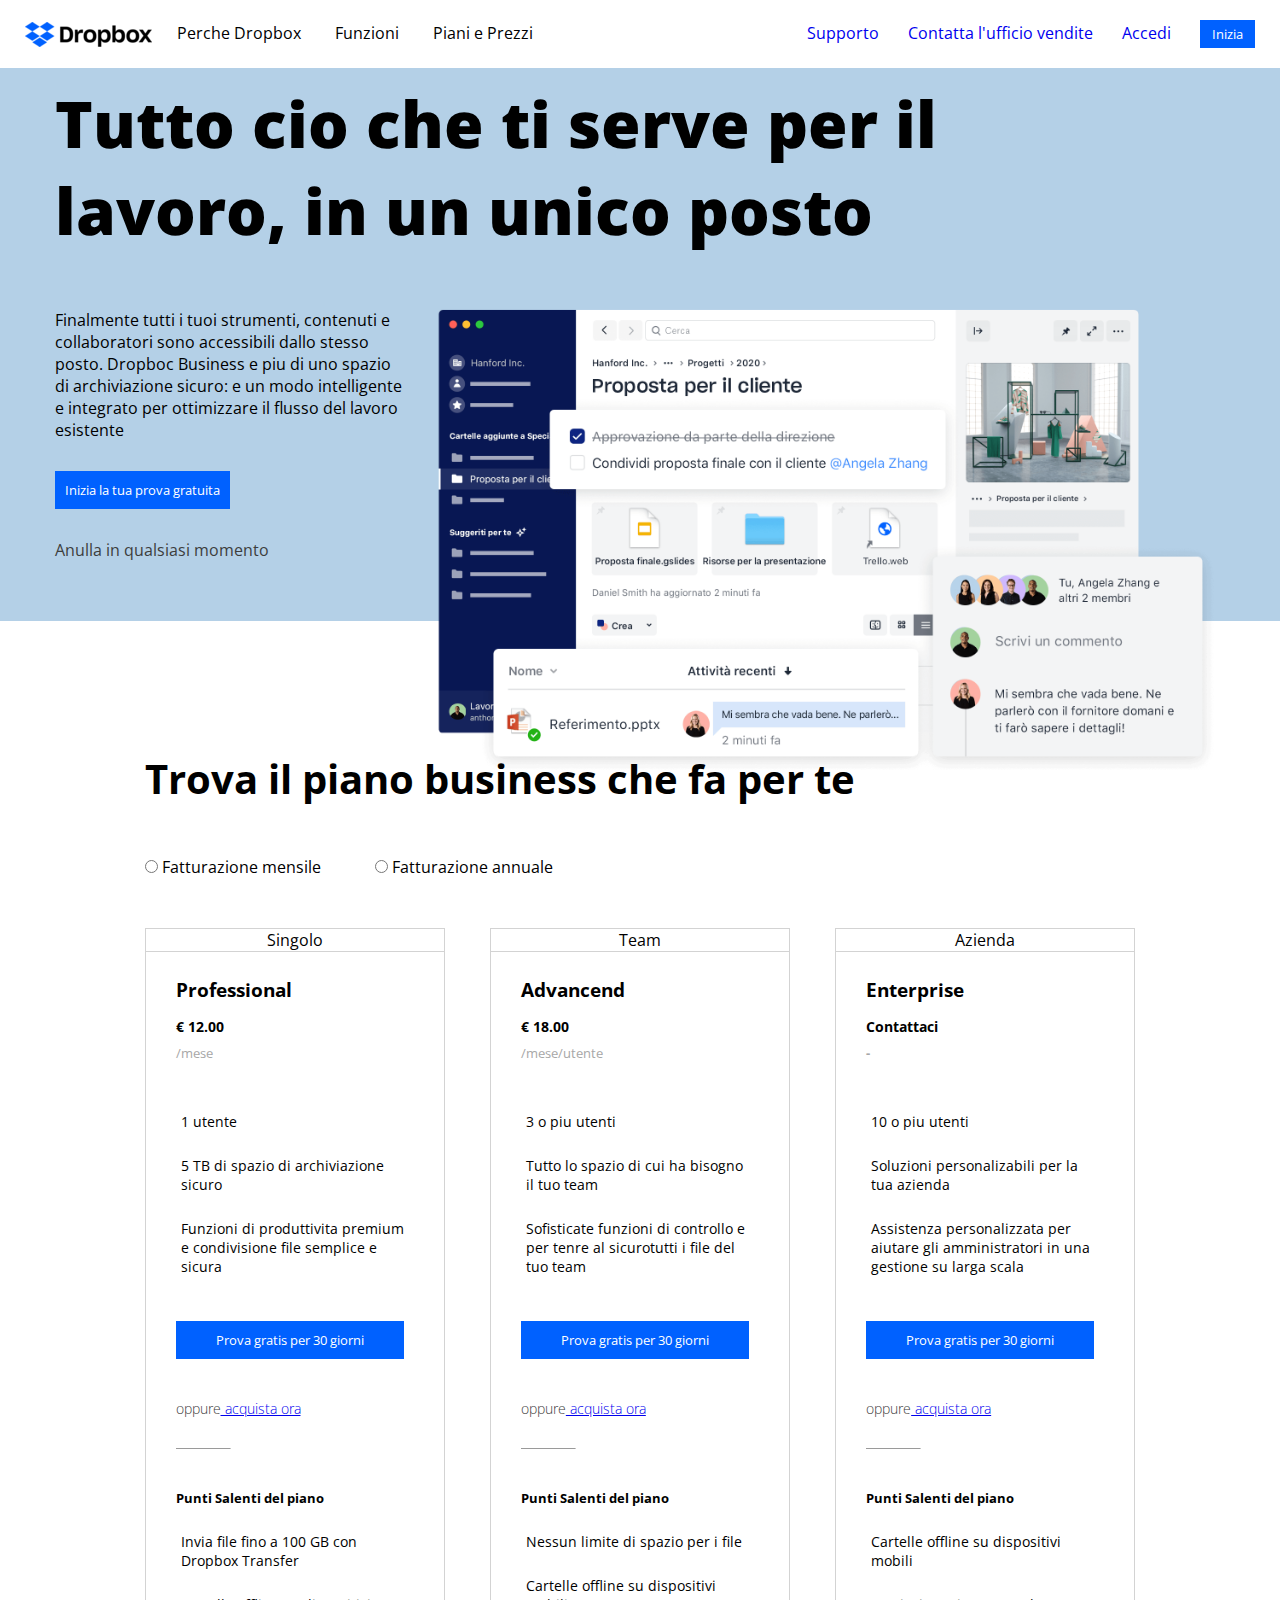
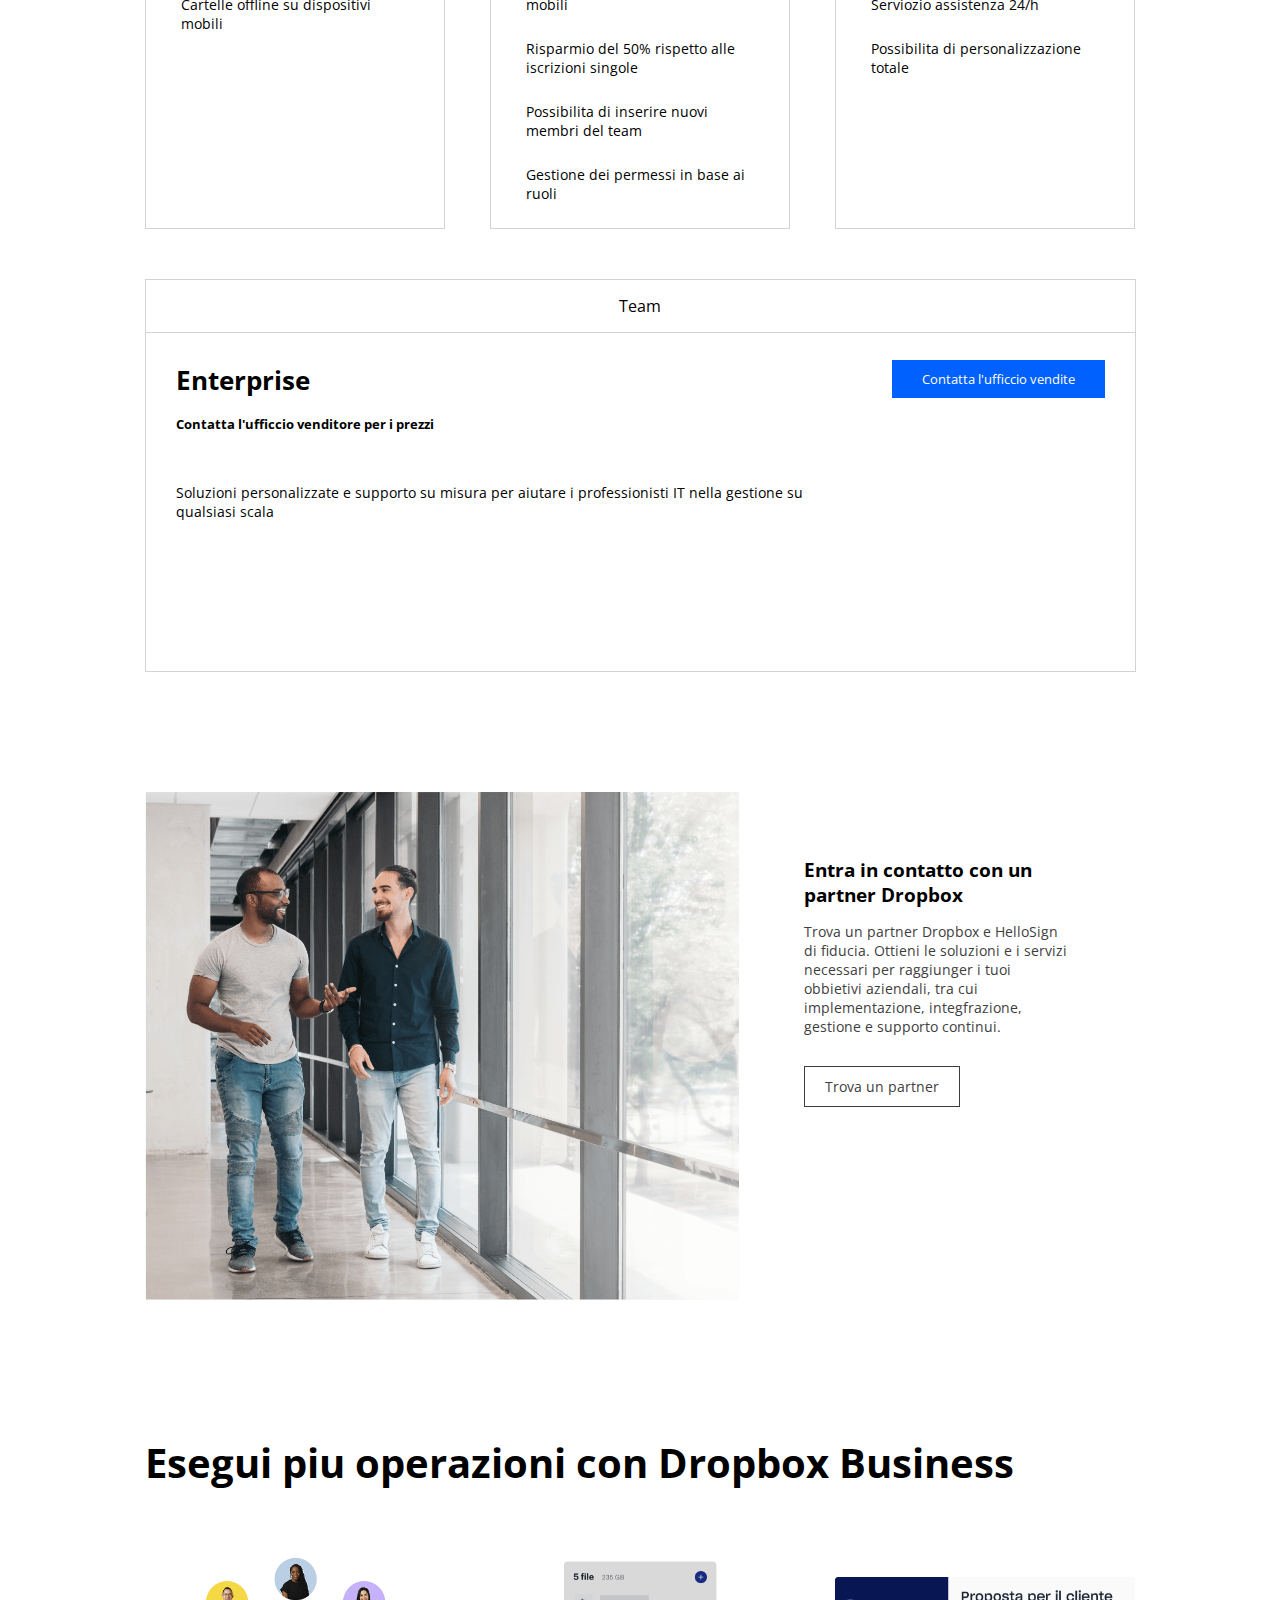
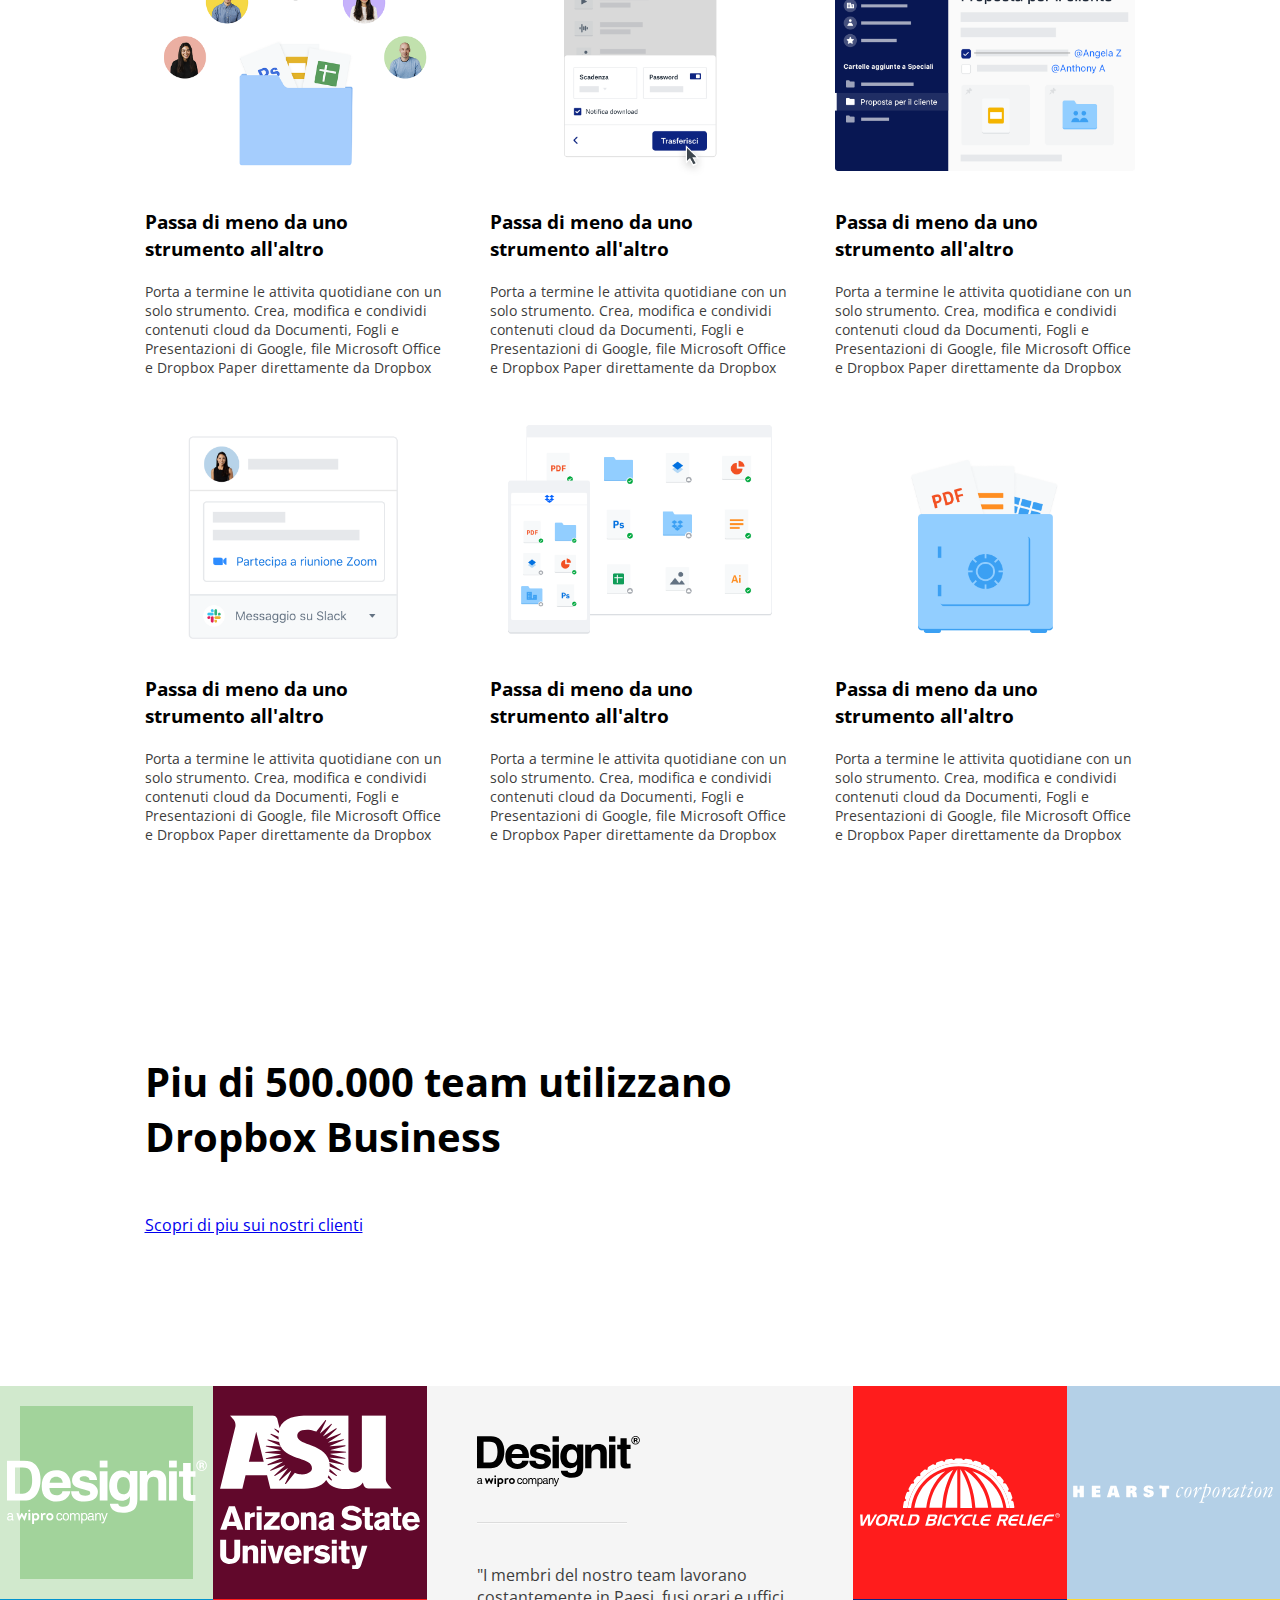
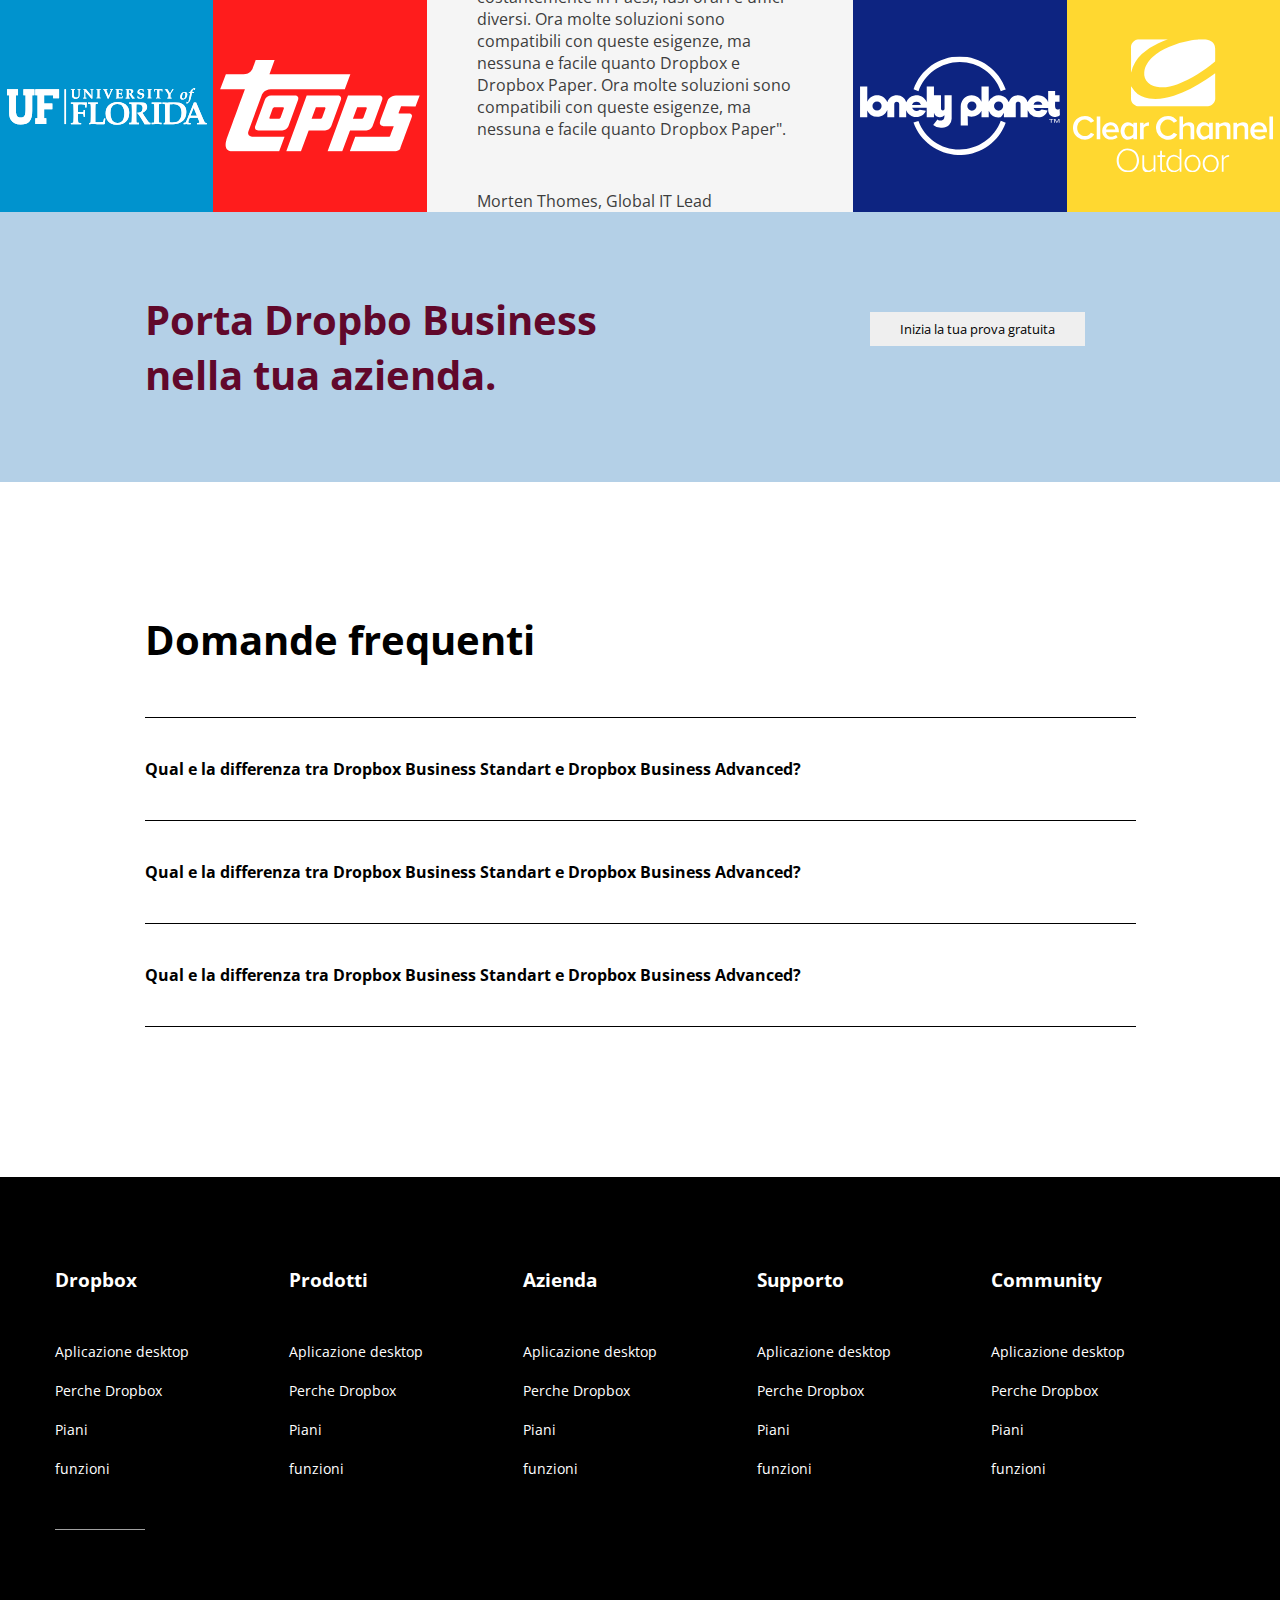
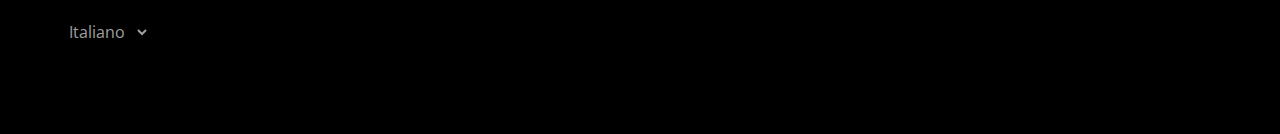
<file: index.html>
<!DOCTYPE html>
<html lang="it">
<head>
    <meta charset="UTF-8">
    <meta http-equiv="X-UA-Compatible" content="IE=edge">
    <meta name="viewport" content="width=device-width, initial-scale=1.0">
    <link rel="stylesheet" href="https://cdnjs.cloudflare.com/ajax/libs/font-awesome/6.4.0/css/all.min.css" integrity="sha512-iecdLmaskl7CVkqkXNQ/ZH/XLlvWZOJyj7Yy7tcenmpD1ypASozpmT/E0iPtmFIB46ZmdtAc9eNBvH0H/ZpiBw==" crossorigin="anonymous" referrerpolicy="no-referrer">
    <link rel="preconnect" href="https://fonts.googleapis.com">
    <link rel="preconnect" href="https://fonts.gstatic.com" crossorigin>
    <link href="https://fonts.googleapis.com/css2?family=Open+Sans:wght@300;400;500;600;700;800&display=swap" rel="stylesheet">
    <link rel="stylesheet" href="./css/syle.css">
    <title>Dropbox</title>
</head>
<body>
    <!-- header -->
    <header>
        <!-- first part header -->
        <div class="row-navi">
            <div class="col-navi">
                <div class="content-navi">
                    <div class="content-left">
                        <img src="./img/logo-small.png" alt="logo-dropbox" class="logo">
                        <div class="navi-choice-left">
                            <a href="#" class="menu-left">Perche Dropbox</a>
                            <a href="#" class="menu-left">Funzioni</a>
                            <a href="#" class="menu-left">Piani e Prezzi</a>
                        </div> 
                    </div>
                    <div class="content-right">
                        <div class="navi-choice-right">
                            <a href="#" class="menu-right">Supporto</a>
                            <a href="#" class="menu-right">Contatta l'ufficio vendite</a>
                            <a href="#" class="menu-right">Accedi</a>
                            <button class="btn btn-header">Inizia</button>
                        </div>
                    </div>
                </div>
            </div>
        </div>
        <!-- second part header -->
        <div class="jumbotron-header">
           <div class="container-1170">
               <h1>Tutto cio che ti serve per il <br> lavoro, in un unico posto</h1>
                <div class="row">
                    <div class="col-30-jumbo">
                        <p>Finalmente tutti i tuoi strumenti, contenuti e collaboratori sono accessibili dallo stesso posto. Dropboc Business e piu di uno spazio di archiviazione sicuro: e un modo intelligente e integrato per ottimizzare il flusso del lavoro esistente</p>
                        <button class="btn btn-jumbotron">Inizia la tua prova gratuita</button>
                        <span>Anulla in qualsiasi momento</span>
                        <div class="down-arrow">
                            <i class="fa-solid fa-arrow-down"></i>
                        </div>
                    </div>
                    <div class="col-70-jumbo">
                        <div class="image-container">
                            <img src="./img/jumbo.png" alt="jumbotron-img" class="jumbotron-img">
                        </div>
                    </div>
                </div>
            </div>
        </div>
    </header>
    <!-- maim -->
    <main>
        <div class="container-991">
            <h2>Trova il piano business che fa per te</h2>
            <!-- radio form -->
            <form action="#">
                <div class="radio-check">
                    <input type="radio" value="fatturazione-mensile" id="fatturazione-mensile" name="contability">
                    <label for="fatturazione-mensile">Fatturazione mensile</label>
                    <input type="radio" value="fatturazione-mensile" id="fatturazione-annuale" name="contability">
                    <label for="fatturazione-annuale">Fatturazione annuale</label>
                </div>
            </form>
            <!-- end radio form -->
            <div class="container-991">
                <div class="row row-specs">
                    <!-- FIRST COL -->
                    <div class="col-30 col-30-boreder">
                        <div class="col-30-content">
                            <div class="subsciprion-plan">
                                <div><i class="fa-solid fa-user"></i> Singolo</div>
                            </div>
                            <div class="specs">
                                <h3>Professional</h3>
                                <div class="price"><strong>&euro; 12.00</strong></div>
                                <div class="period">/mese</div>
                                <ul>
                                    <li class="list-items"><div class="icon"><i class="fa-solid fa-user"></i></div><div class="text-user-share"> 1 utente</div></li>
                                    <li class="list-items"><div class="icon"><i class="fa-solid fa-folder"></i></div><div class="text-user-share">5 TB di spazio di archiviazione sicuro</div></li>
                                    <li class="list-items"><div class="icon"><i class="fa-solid fa-share-nodes"></i></div><div class="text-user-share">Funzioni di produttivita premium e condivisione file semplice e sicura</div></li>
                                </ul>
                                <button class="btn btn-try-period">Prova gratis per 30 giorni</button>
                                <span class="user-share">oppure<a href="#"> acquista ora</a></span>
                                <hr>
                                <h5>Punti Salenti del piano</h5>
                                <ul>
                                    <li class="list-items"><div class="icon"><i class="fa-solid fa-check"></i></div><div class="text-user-share">Invia file fino a 100 GB con Dropbox Transfer</div></li>
                                    <li class="list-items"><div class="icon"><i class="fa-solid fa-check"></i></div><div class="text-user-share">Cartelle offline su dispositivi mobili</div></li>
                                </ul>
                            </div>
                        </div>
                    </div>
                    <!-- SECOND COL -->
                    <div class="col-30 col-30-boreder">
                        <div class="col-30-content">
                            <div class="subsciprion-plan">
                                <div><i class="fa-solid fa-users"></i> Team</div>
                            </div>
                            <div class="specs">
                                <h3>Advancend</h3>
                                <div class="price"><strong>&euro; 18.00</strong></div>
                                <div class="period">/mese/utente</div>
                                <ul>
                                    <li class="list-items"><div class="icon"><i class="fa-solid fa-users"></i></div><div class="text-user-share"> 3 o piu utenti</div></li>
                                    <li class="list-items"><div class="icon"><i class="fa-solid fa-folder"></i></div><div class="text-user-share">Tutto lo spazio di cui ha bisogno il tuo team</div></li>
                                    <li class="list-items"><div class="icon"><i class="fa-solid fa-share-nodes"></i></div><div class="text-user-share"> Sofisticate funzioni di controllo e per tenre al sicurotutti i file del tuo team</div></li>
                                </ul>
                                <button class="btn btn-try-period">Prova gratis per 30 giorni</button>
                                <span class="user-share">oppure<a href="#"> acquista ora</a></span>
                                <hr>
                                <h5>Punti Salenti del piano</h5>
                                <ul>
                                    <li class="list-items"><div class="icon"><i class="fa-solid fa-check"></i></div><div class="text-user-share"> Nessun limite di spazio per i file</div></li>
                                    <li class="list-items"><div class="icon"><i class="fa-solid fa-check"></i></div><div class="text-user-share"> Cartelle offline su dispositivi mobili</div></li>
                                    <li class="list-items"><div class="icon"><i class="fa-solid fa-check"></i></div><div class="text-user-share"> Risparmio del 50% rispetto alle iscrizioni singole</div></li>
                                    <li class="list-items"><div class="icon"><i class="fa-solid fa-check"></i></div><div class="text-user-share"> Possibilita di inserire nuovi membri del team</div></li>
                                    <li class="list-items"><div class="icon"><i class="fa-solid fa-check"></i></div><div class="text-user-share"> Gestione dei permessi in base ai ruoli</div></li>
                                </ul>
                            </div>
                        </div>
                    </div>
                    <!-- THIRD COL -->
                    <div class="col-30 col-30-boreder">
                        <div class="col-30-content">
                            <div class="subsciprion-plan">
                                <div><i class="fa-solid fa-building"></i> Azienda</div>
                            </div>
                            <div class="specs">
                                <h3>Enterprise</h3>
                                <div class="price"><strong>Contattaci</strong></div>
                                <div class="period"><strong>-</strong></div>
                                <ul>
                                    <li class="list-items"><div class="icon"><i class="fa-solid fa-user"></i></div><div class="text-user-share"> 10 o piu utenti</div></li>
                                    <li class="list-items"><div class="icon"><i class="fa-solid fa-folder"></i></div><div class="text-user-share">Soluzioni personalizabili per la tua azienda</div></li>
                                    <li class="list-items"><div class="icon"><i class="fa-solid fa-share-nodes"></i></div><div class="text-user-share">Assistenza personalizzata per aiutare gli amministratori in una gestione su larga scala</div></li>
                                </ul>
                                <button class="btn btn-try-period">Prova gratis per 30 giorni</button>
                                <span class="user-share">oppure<a href="#"> acquista ora</a></span>
                                <hr>
                                <h5>Punti Salenti del piano</h5>
                                <ul>
                                    <li class="list-items"><div class="icon"><i class="fa-solid fa-check"></i></div><div class="text-user-share"> Cartelle offline su dispositivi mobili</div></li>
                                    <li class="list-items"><div class="icon"><i class="fa-solid fa-check"></i></div><div class="text-user-share"> Serviozio assistenza 24/h</div></li>
                                    <li class="list-items"><div class="icon"><i class="fa-solid fa-check"></i></div><div class="text-user-share"> Possibilita di personalizzazione totale</div></li>
                                </ul>
                            </div>
                        </div>
                    </div>
                    <!-- 100 col -->
                    <div class="col-100 col-100-border">
                        <div class="content-col-100">
                            <div class="subsciprion-plan ">
                                <div class="subsciprion-plan-col-100"><i class="fa-solid fa-building"></i> Team</div>
                            </div>
                            <div class="text-col-100">
                                <h3>Enterprise</h3>
                                <h5>Contatta l'ufficcio venditore per i prezzi</h5>
                                <p>Soluzioni personalizzate e supporto su misura per aiutare i professionisti IT nella gestione su qualsiasi scala</p>
                            </div>
                            <button class="btn btn-service">Contatta l'ufficcio vendite</button>
                        </div>
                    </div>
                </div>
            </div>
        </div>
        <!-- partner section -->
        <div class="container-991">             
            <div class="row row-60">
                <div class="col-60">
                    <img src="./img/partner.png" alt="partener">
                </div>
                <div class="col-40">
                    <div class="content-col-40">
                        <h3>Entra in contatto con un partner Dropbox</h3>
                        <p>Trova un partner Dropbox e HelloSign di fiducia. Ottieni le soluzioni e i servizi necessari per raggiunger i tuoi obbietivi aziendali, tra cui implementazione, integfrazione, gestione e supporto continui.</p>
                        <button class="btn-partner">Trova un partner</button>
                    </div>
                </div>
            </div>
        </div>
        <!-- second part main -->
        <div class="container-991">
            <h2>Esegui piu operazioni con Dropbox Business</h2>
            <div class="row">
                <div class="col-30">
                    <!-- first drop box business -->
                    <div class="content-col-30">
                        <img src="./img/business-feature-switching-tools.png" alt="">
                        <h4>Passa di meno da uno strumento all'altro</h4>
                        <p>Porta a termine le attivita quotidiane con un solo strumento. Crea, modifica e condividi contenuti cloud da Documenti, Fogli e Presentazioni di Google, file Microsoft Office e Dropbox Paper direttamente da Dropbox</p>
                    </div>
                </div>
                <div class="col-30">
                    <!-- second drop box business -->
                    <div class="content-col-30">
                        <img src="./img/business-feature-send-files-it.png" alt="">
                        <h4>Passa di meno da uno strumento all'altro</h4>
                        <p>Porta a termine le attivita quotidiane con un solo strumento. Crea, modifica e condividi contenuti cloud da Documenti, Fogli e Presentazioni di Google, file Microsoft Office e Dropbox Paper direttamente da Dropbox</p>
                    </div>
                </div>
                <div class="col-30">
                    <!-- third drop box business -->
                    <div class="content-col-30">
                        <img src="./img/business-feature-coordinate-it.png" alt="">
                        <h4>Passa di meno da uno strumento all'altro</h4>
                        <p>Porta a termine le attivita quotidiane con un solo strumento. Crea, modifica e condividi contenuti cloud da Documenti, Fogli e Presentazioni di Google, file Microsoft Office e Dropbox Paper direttamente da Dropbox</p>
                    </div>
                </div>
                <div class="col-30">
                    <!-- third drop box business -->
                    <div class="content-col-30">
                        <img src="./img/business-feature-integrations-it.png" alt="">
                        <h4>Passa di meno da uno strumento all'altro</h4>
                        <p>Porta a termine le attivita quotidiane con un solo strumento. Crea, modifica e condividi contenuti cloud da Documenti, Fogli e Presentazioni di Google, file Microsoft Office e Dropbox Paper direttamente da Dropbox</p>
                    </div>
                </div>
                <div class="col-30">
                    <!-- third drop box business -->
                    <div class="content-col-30">
                        <img src="./img/business-feature-multi-device.png" alt="">
                        <h4>Passa di meno da uno strumento all'altro</h4>
                        <p>Porta a termine le attivita quotidiane con un solo strumento. Crea, modifica e condividi contenuti cloud da Documenti, Fogli e Presentazioni di Google, file Microsoft Office e Dropbox Paper direttamente da Dropbox</p>
                    </div>
                </div>
                <div class="col-30">
                    <!-- third drop box business -->
                    <div class="content-col-30">
                        <img src="./img/business-feature-security.png" alt="">
                        <h4>Passa di meno da uno strumento all'altro</h4>
                        <p>Porta a termine le attivita quotidiane con un solo strumento. Crea, modifica e condividi contenuti cloud da Documenti, Fogli e Presentazioni di Google, file Microsoft Office e Dropbox Paper direttamente da Dropbox</p>
                    </div>
                </div>
            </div>
        </div>
        <!-- third part main -->
        <div class="container-991">
            <div class="row">
                <div class="col-100">
                    <div class="content-col-100">
                        <h2>Piu di 500.000 team utilizzano <br> Dropbox Business</h2>
                        <a href="#">Scopri di piu sui nostri clienti</a>
                    </div>
                </div>
            </div>
        </div>
        <!-- fourth part -->
        <!-- left siede 4 box -->
        <div class="jumbotron-logo">
            <div class="row">
                <div class="col-30-flex">
                    <div class="row-flex">
                        <div id="light-green" class="col-50">
                            <div class="boxes"> 
                                <img src="./img/designit.svg" alt="designit">
                            </div>
                        </div>
                        <div id="dark-red" class="col-50">
                            <div class="boxes"> 
                                <img src="./img/arizona_state_university.svg" alt="arizona-uni">
                            </div>
                        </div>
                        <div id="cyan" class="col-50">
                            <div class="boxes"> 
                                <img src="./img/university_of_florida.svg" alt="florida-uni">
                            </div>
                        </div>
                        <div class="col-50 red">
                            <div class="boxes"> 
                                <img src="./img/topps.svg" alt="topps">
                            </div>
                        </div>
                    </div>
                </div>
                <!-- middle -->
                <div class="col-30-flex">
                    <div class="content-logo-center">
                        <div class="image-designit">
                            <img src="./img/designit.svg" alt="designit">
                        </div>
                        <hr class="hr-logo">
                        <p>"I membri del nostro team lavorano costantemente in Paesi, fusi orari e uffici diversi. Ora molte soluzioni sono compatibili con queste esigenze, ma nessuna e facile quanto Dropbox e Dropbox Paper. Ora molte soluzioni sono compatibili con queste esigenze, ma nessuna e facile quanto Dropbox Paper".</p>
                        <span class="boxes-autrhor">Morten Thomes, Global IT Lead</span>
                    </div>
                </div>
                <!-- right side 4 boxes -->
                <div class="col-30-flex">
                    <div class="row-flex">
                        <div class="col-50 red">
                            <div class="boxes"> 
                                <img src="./img/world_bicycle_relief.svg" alt="bicicle-relief">
                            </div>
                        </div>
                        <div class="col-50 light-blu">
                            <div class="boxes"> 
                                <img src="./img/hearst_corp.svg" alt="hearst-corp">
                            </div>
                        </div>
                        <div id="blu" class="col-50">
                            <div class="boxes"> 
                                <img src="./img/lonely_planet.svg" alt="lonley-plane">
                            </div>
                        </div>
                        <div id="yellow" class="col-50">
                            <div class="boxes"> 
                                <img src="./img/clear_channel.svg" alt="clear-chanel">
                            </div>
                        </div>
                    </div>
                </div>
            </div>
        </div>
        <!-- last part of main -->
        <div class="jumbotron-logo">
            <div class="container-991">
                <div class="row">
                    <div class="col-50">
                        <h2 id="color-bordeaux">Porta Dropbo Business nella tua azienda.</h2>
                    </div>
                    <div class="col-50">
                        <button class="btn-free-try">Inizia la tua prova gratuita</button>
                    </div>
                </div>
            </div>
        </div>
        <div class="container-991">
            <h2>Domande frequenti</h2>
            <div class="row-questions">
                <div class="col-100-flex">
                    <div class="answer-text"><strong>Qual e la differenza tra Dropbox Business Standart e Dropbox Business Advanced?</strong></div>
                    <div class="hidden-menu"><i class="fa-solid fa-angle-down"></i></div>
                </div>
            </div>
            <div class="row-questions">
                <div class="col-100-flex">
                    <div class="answer-text"><strong>Qual e la differenza tra Dropbox Business Standart e Dropbox Business Advanced?</strong></div>
                    <div class="hidden-menu"><i class="fa-solid fa-angle-down"></i></div>
                </div>
            </div>
            <div class="row-questions">
                <div id="border-questions-bottom" class="col-100-flex">
                    <div class="answer-text"><strong>Qual e la differenza tra Dropbox Business Standart e Dropbox Business Advanced?</strong></div>
                    <div class="hidden-menu"><i class="fa-solid fa-angle-down"></i></div>
                </div>
            </div>
        </div>
    </main>
    <!-- end main -->
    <!-- footer -->
    <footer>
        <div class="jumbotron-footer">
            <div class="container-1170">
                <div class="row">
                    <div class="col-20">
                        <h3>Dropbox</h3>
                        <ul>
                            <li class="list-item-footer">Aplicazione desktop</li>
                            <li class="list-item-footer">Perche Dropbox</li>
                            <li class="list-item-footer">Piani</li>
                            <li class="list-item-footer">funzioni</li>
                        </ul>
                    </div>
                    <div class="col-20">
                        <h3>Prodotti</h3>
                        <ul>
                            <li class="list-item-footer">Aplicazione desktop</li>
                            <li class="list-item-footer">Perche Dropbox</li>
                            <li class="list-item-footer">Piani</li>
                            <li class="list-item-footer">funzioni</li>
                        </ul>
                    </div>
                    <div class="col-20">
                        <h3>Azienda</h3>
                        <ul>
                            <li class="list-item-footer">Aplicazione desktop</li>
                            <li class="list-item-footer">Perche Dropbox</li>
                            <li class="list-item-footer">Piani</li>
                            <li class="list-item-footer">funzioni</li>
                        </ul>
                    </div>
                    <div class="col-20">
                        <h3>Supporto</h3>
                        <ul>
                            <li class="list-item-footer">Aplicazione desktop</li>
                            <li class="list-item-footer">Perche Dropbox</li>
                            <li class="list-item-footer">Piani</li>
                            <li class="list-item-footer">funzioni</li>
                        </ul>
                    </div>
                    <div class="col-20">
                        <h3>Community</h3>
                        <ul>
                            <li class="list-item-footer">Aplicazione desktop</li>
                            <li class="list-item-footer">Perche Dropbox</li>
                            <li class="list-item-footer">Piani</li>
                            <li class="list-item-footer">funzioni</li>
                        </ul>
                    </div>
                </div>
                <hr class="hr-footer">
            </div>
            <div class="container-1170">
                <div class="row">
                    <div class="col-100">
                        <div class="content-footer">
                            <div><i class="fa-sharp fa-solid fa-earth-americas"></i></div>
                            <div class="language">
                                <select>
                                <option>Italiano</option>
                                <option>English</option>
                                <option>Arabic</option>
                                <option>Cezch</option>
                                <option>Jamaica</option>
                                <option>Portugal</option>
                                <option>Burundi</option>
                                </select>
                            </div>
                        </div>
                    </div>
                </div>
            </div>    
        </div>
    </footer>
</body>
</html>
</file>
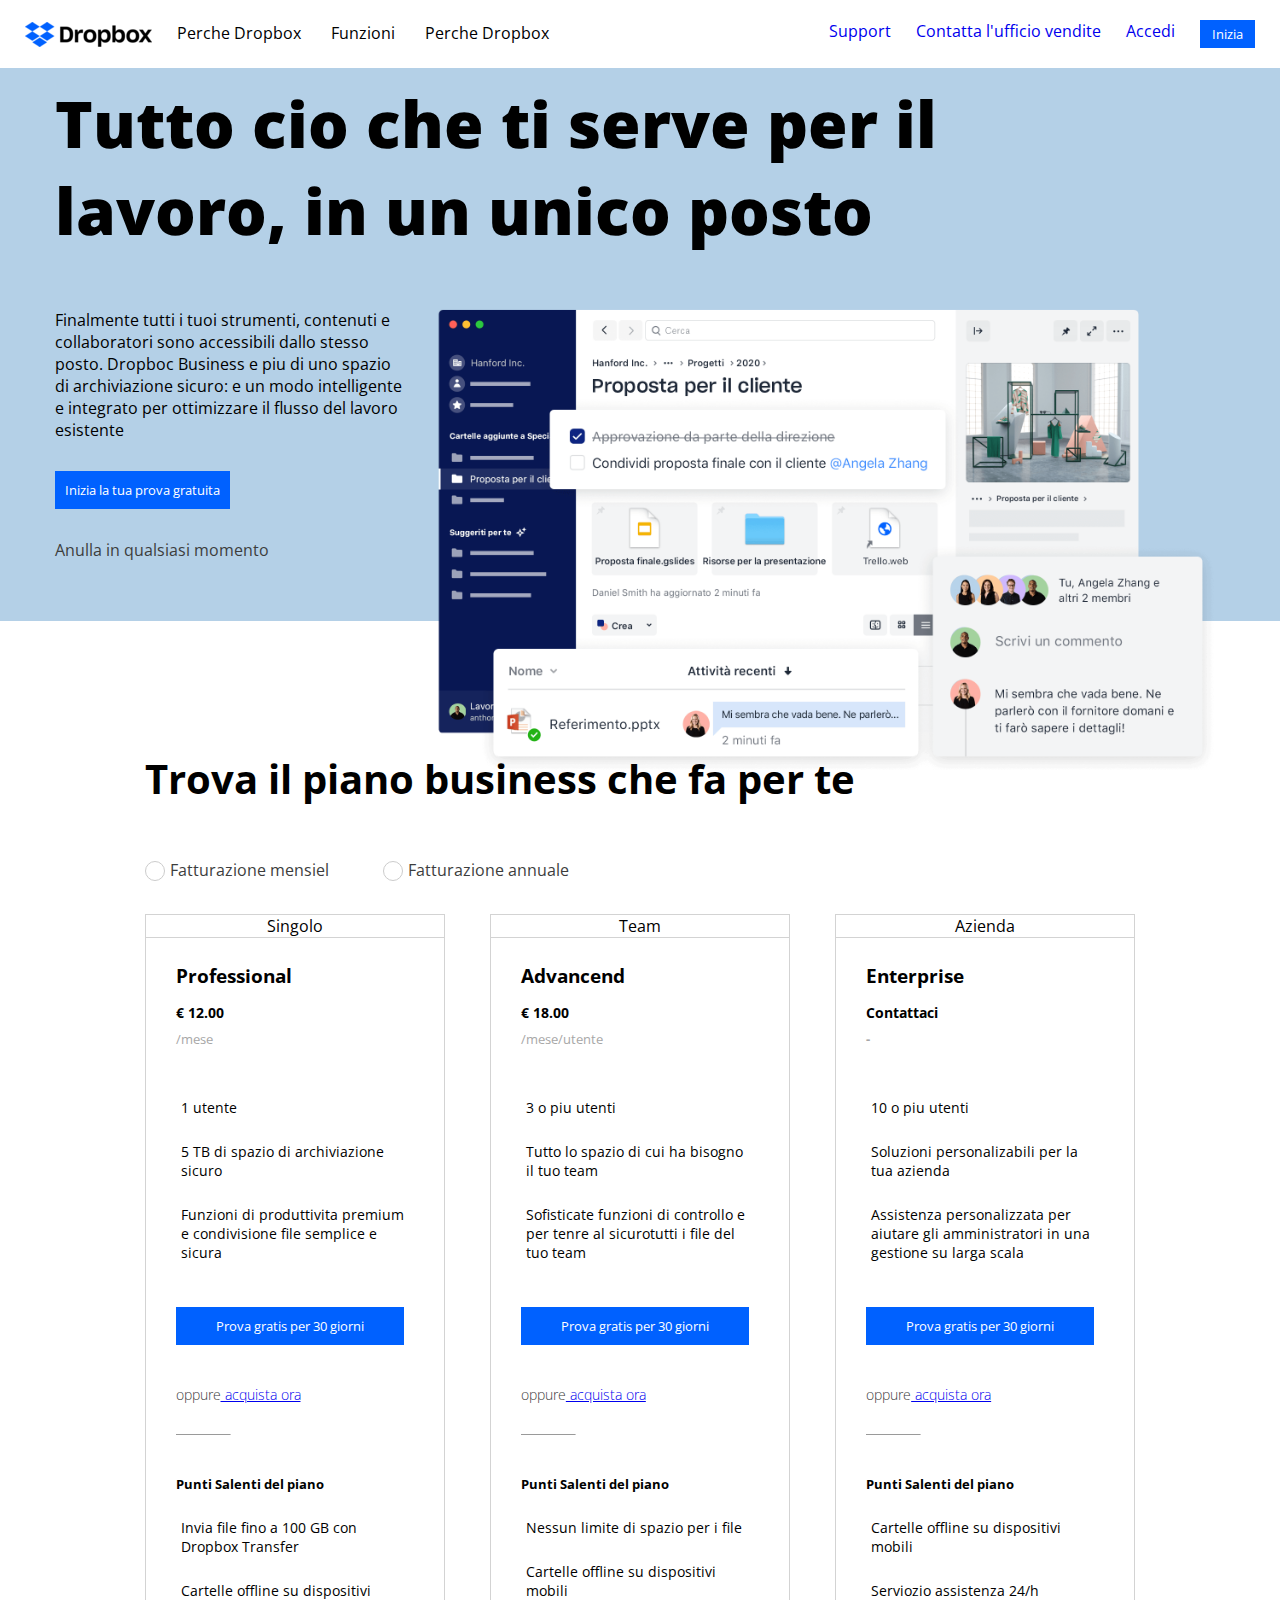
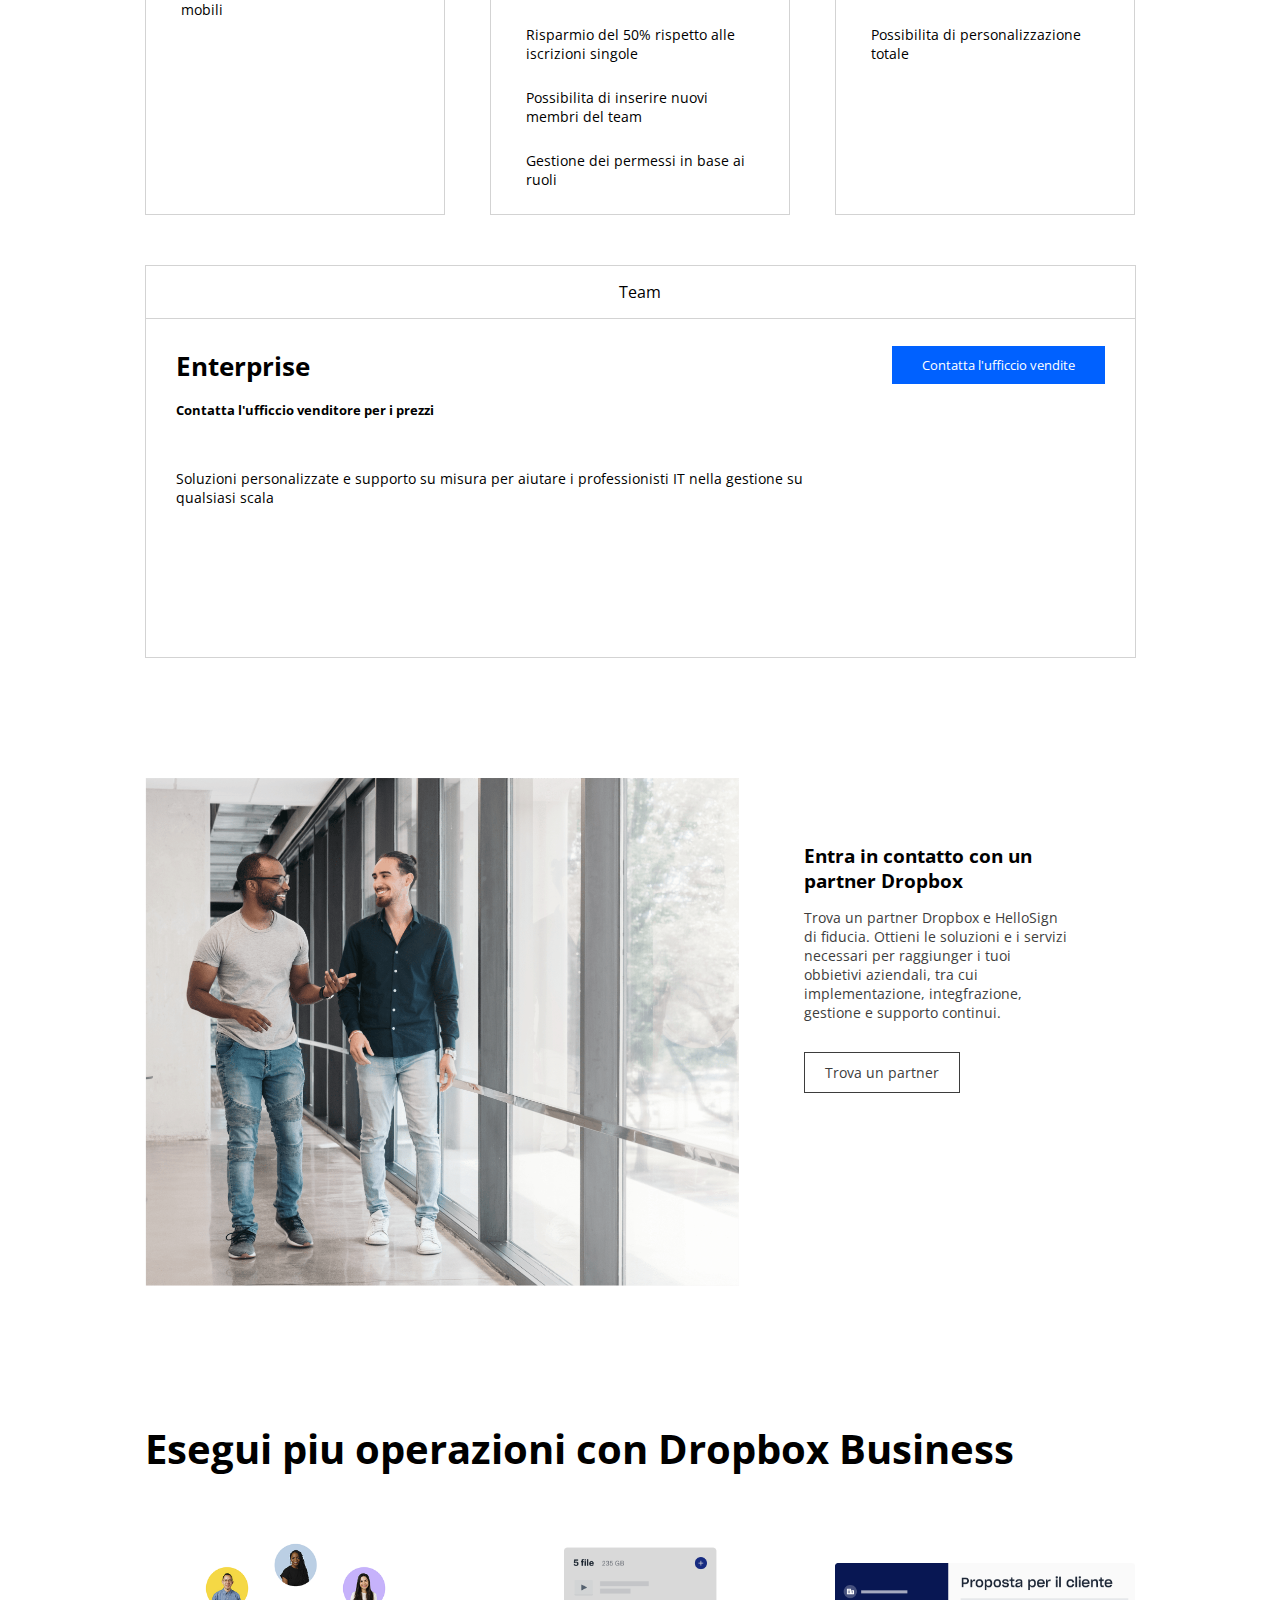
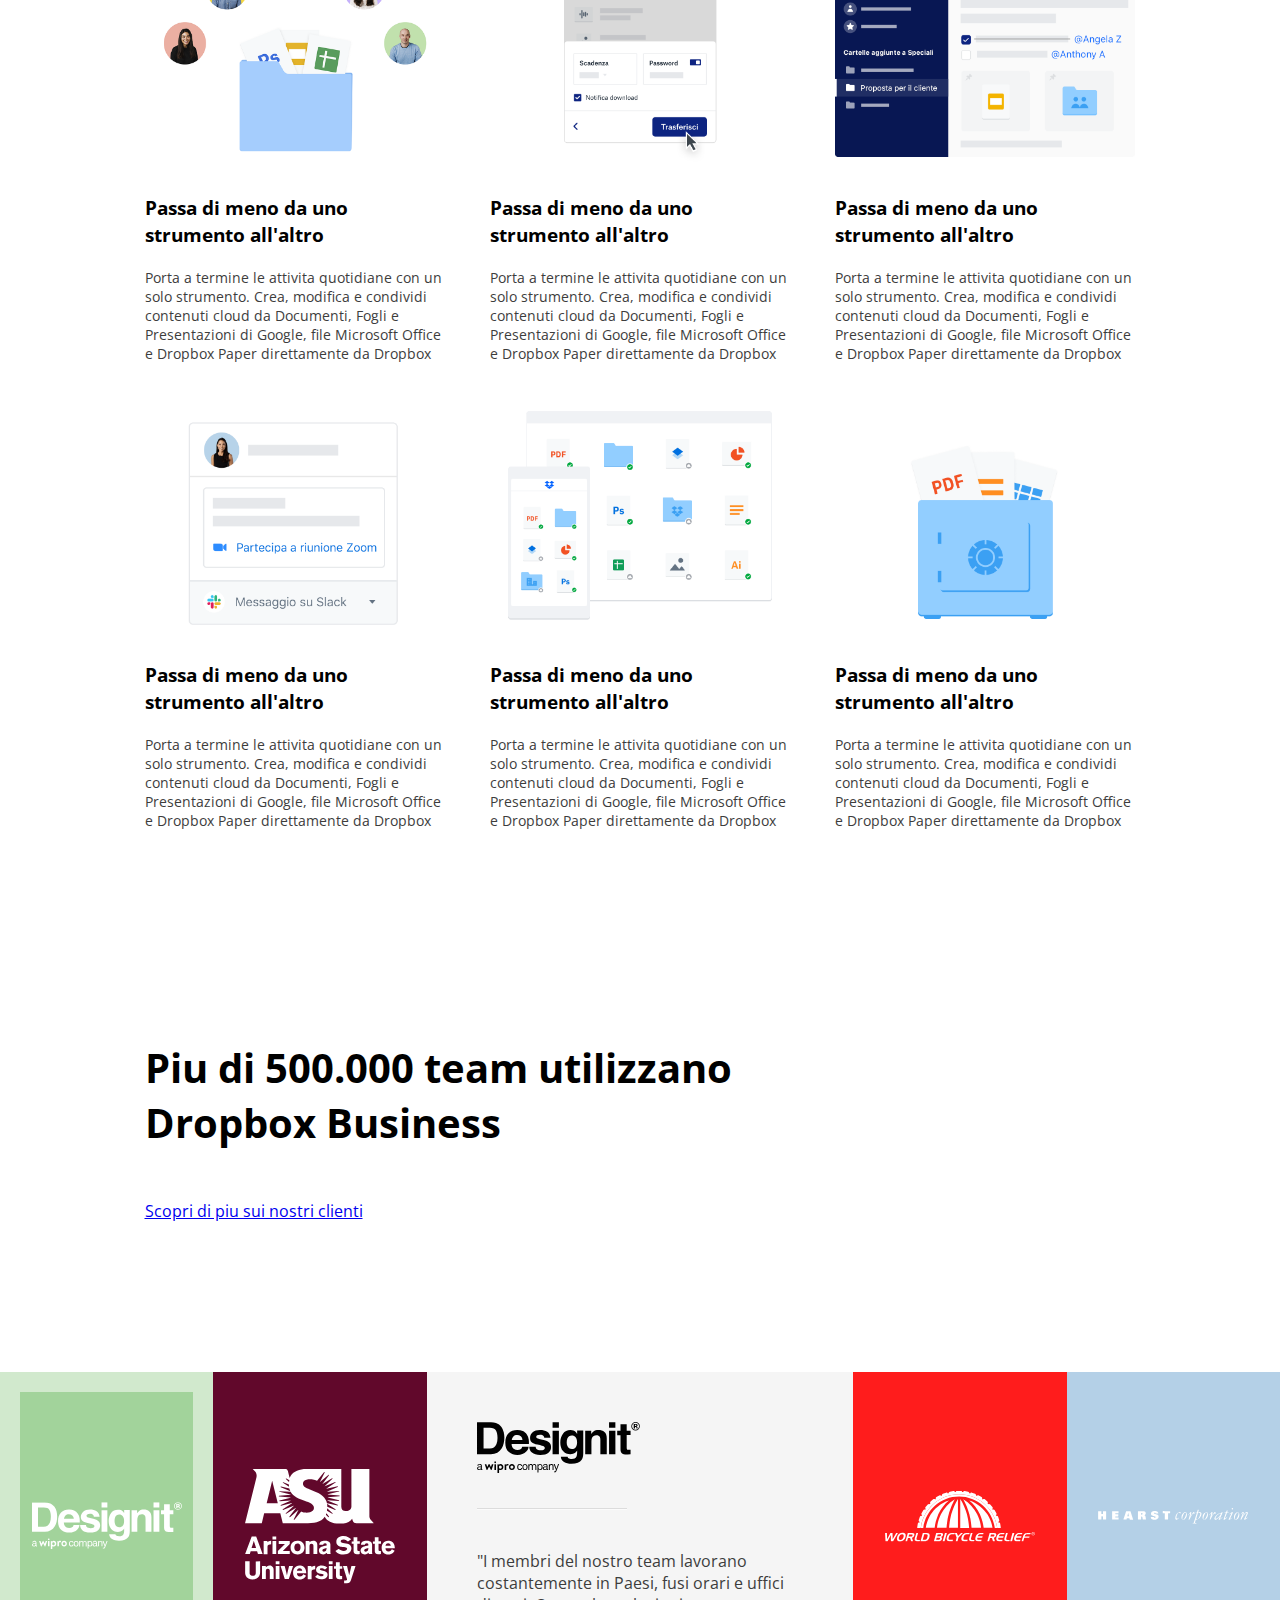
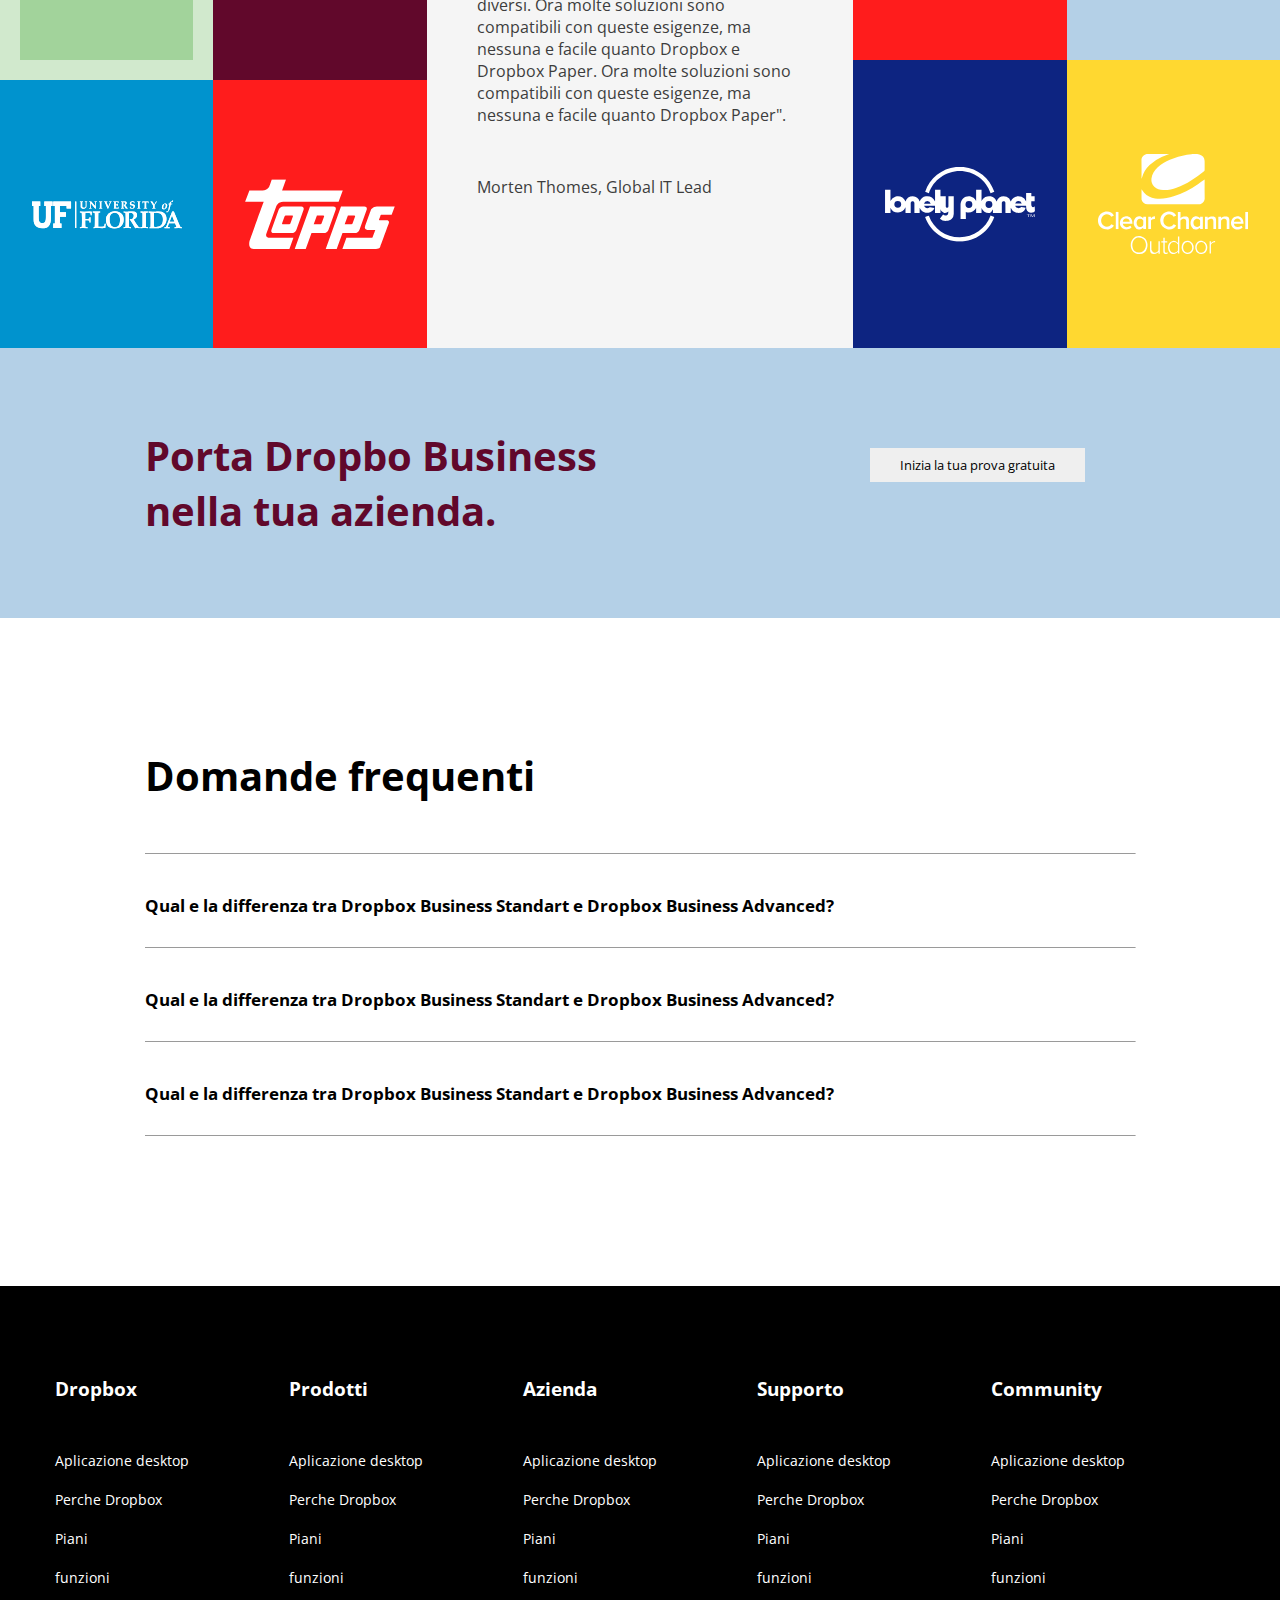
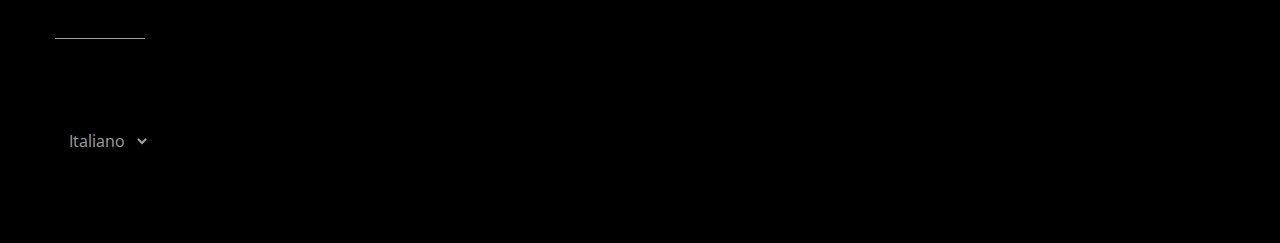
<file: bonus/index.html>
<!DOCTYPE html>
<html lang="it">
<head>
    <meta charset="UTF-8">
    <meta http-equiv="X-UA-Compatible" content="IE=edge">
    <meta name="viewport" content="width=device-width, initial-scale=1.0">
    <link rel="stylesheet" href="https://cdnjs.cloudflare.com/ajax/libs/font-awesome/6.4.0/css/all.min.css" integrity="sha512-iecdLmaskl7CVkqkXNQ/ZH/XLlvWZOJyj7Yy7tcenmpD1ypASozpmT/E0iPtmFIB46ZmdtAc9eNBvH0H/ZpiBw==" crossorigin="anonymous" referrerpolicy="no-referrer">
    <link rel="preconnect" href="https://fonts.googleapis.com">
    <link rel="preconnect" href="https://fonts.gstatic.com" crossorigin>
    <link href="https://fonts.googleapis.com/css2?family=Open+Sans:wght@300;400;500;600;700;800&display=swap" rel="stylesheet">
    <link rel="stylesheet" href="./css/syle.css">
    <title>Dropbox</title>
</head>
<body>
    <!-- header -->
    <header>
        <!-- first part header -->
        <div class="row-navi">
            <div class="col-navi">
                <div class="content-navi">
                    <div class="content-left">
                        <img src="../img/logo-small.png" alt="logo-dropbox" class="logo">
                        <div class="navi-choice-left">
                            <div class="drop-down">
                                <a href="#" class="menu-left drop-down">Perche Dropbox</a>
                                <div class="drop-down-content">
                                    <a href="#" class="drop-content">Panoramica</a>
                                    <a href="#" class="drop-content">Cosa dicono i clienti</a>
                                    <a href="#" class="drop-content">Integrazioni di app</a>
                                    <a href="#" class="drop-content">Risorse</a>
                                </div>
                            </div>
                            <div class="drop-down">
                                <a href="#" class="menu-left drop-down">Funzioni</a>
                                <div class="drop-down-content">
                                    <a href="#" class="drop-content">Dropbox</a>
                                    <a href="#" class="drop-content">Backup</a>
                                    <a href="#" class="drop-content">Sign</a>
                                    <a href="#" class="drop-content">DocSend</a>
                                    <a href="#" class="drop-content">Capture</a>
                                    <a href="#" class="drop-content">Accesso Anticipato</a>
                                </div>
                            </div>
                            <div class="drop-down">
                                <a href="#" class="menu-left drop-down">Perche Dropbox</a>
                                <div class="drop-down-content">
                                    <a href="#" class="drop-content">Panoramica</a>
                                    <a href="#" class="drop-content">Cosa dicono i clienti</a>
                                    <a href="#" class="drop-content">Integrazioni di app</a>
                                    <a href="#" class="drop-content">Risorse</a>
                                </div>
                            </div>
                        </div> 
                    </div>
                    <div class="content-right">
                        <div class="navi-choice-right">
                            <div class="drop-down">
                                <a href="#" class="menu-right drop-down">Support</a>
                                <div class="drop-down-content">
                                    <a href="#" class="drop-content">Dropbox</a>
                                    <a href="#" class="drop-content">Backup</a>
                                    <a href="#" class="drop-content">Sign</a>
                                    <a href="#" class="drop-content">DocSend</a>
                                    <a href="#" class="drop-content">Capture</a>
                                    <a href="#" class="drop-content">Accesso Anticipato</a>
                                </div>
                            </div>
                            <div class="drop-down">
                                <a href="#" class="menu-right drop-down">Contatta l'ufficio vendite</a>
                                <div class="drop-down-content">
                                    <a href="#" class="drop-content">Home del supporto</a>
                                    <a href="#" class="drop-content">Libreria di supporto</a>
                                    <a href="#" class="drop-content">Driver e download</a>
                                    <a href="#" class="drop-content">Manuale e Documentazione</a>
                                    <a href="#" class="drop-content">Assistenza per l'ordine</a>

                                    <a href="#" class="drop-content">Il mio account</a>
                                    <a href="#" class="drop-content">Partner Portal</a>
                                    <a href="#" class="drop-content">Dropbox Business</a>
                                    <a href="#" class="drop-content">Dropbox Business Advanced</a>
                                </div>
                            </div>
                            <div class="drop-down">
                                <a href="#" class="menu-right drop-down">Accedi</a>
                                <div class="drop-down-content">
                                    <a href="#" class="drop-content">Il mio account</a>
                                    <a href="#" class="drop-content">Partner Portal</a>
                                    <a href="#" class="drop-content">Dropbox Business</a>
                                    <a href="#" class="drop-content">Dropbox Business Advanced</a>
                                </div>
                            </div>
                            <button class="btn btn-header">Inizia</button>
                        </div>
                    </div>
                </div>
            </div>
        </div>
        <!-- second part header -->
        <div class="jumbotron-header">
           <div class="container-1170">
               <h1>Tutto cio che ti serve per il <br> lavoro, in un unico posto</h1>
                <div class="row">
                    <div class="col-30-jumbo">
                        <p>Finalmente tutti i tuoi strumenti, contenuti e collaboratori sono accessibili dallo stesso posto. Dropboc Business e piu di uno spazio di archiviazione sicuro: e un modo intelligente e integrato per ottimizzare il flusso del lavoro esistente</p>
                        <button class="btn btn-jumbotron">Inizia la tua prova gratuita</button>
                        <span>Anulla in qualsiasi momento</span>
                        <div class="down-arrow">
                            <i class="fa-solid fa-arrow-down"></i>
                        </div>
                    </div>
                    <div class="col-70-jumbo">
                        <div class="image-container">
                            <img src="../img/jumbo.png" alt="jumbotron-img" class="jumbotron-img">
                        </div>
                    </div>
                </div>
            </div>
        </div>
    </header>
    <!-- maim -->
    <main>
        <div class="container-991">
            <h2>Trova il piano business che fa per te</h2>
            <!-- radio form -->
            <form action="#">
                <label>
                    <input type="radio" name="contability" id="fatturazione" >
                    <span>Fatturazione mensiel</span>
                </label>
                <label class="margin-left">
                    <input type="radio" name="contability" id="fatturazione">
                    <span id="">Fatturazione annuale</span>
                </label>
            </form>
            <!-- end radio form -->
            <div class="container-991">
                <div class="row row-specs">
                    <!-- FIRST COL -->
                    <div class="col-30 col-30-boreder">
                        <div class="col-30-content">
                            <div class="subsciprion-plan">
                                <div><i class="fa-solid fa-user"></i> Singolo</div>
                            </div>
                            <div class="specs">
                                <h3>Professional</h3>
                                <div class="price"><strong>&euro; 12.00</strong></div>
                                <div class="period">/mese</div>
                                <ul>
                                    <li class="list-items"><div class="icon"><i class="fa-solid fa-user"></i></div><div class="text-user-share"> 1 utente</div></li>
                                    <li class="list-items"><div class="icon"><i class="fa-solid fa-folder"></i></div><div class="text-user-share">5 TB di spazio di archiviazione sicuro</div></li>
                                    <li class="list-items"><div class="icon"><i class="fa-solid fa-share-nodes"></i></div><div class="text-user-share">Funzioni di produttivita premium e condivisione file semplice e sicura</div></li>
                                </ul>
                                <button class="btn btn-try-period">Prova gratis per 30 giorni</button>
                                <span class="user-share">oppure<a href="#"> acquista ora</a></span>
                                <hr>
                                <h5>Punti Salenti del piano</h5>
                                <ul>
                                    <li class="list-items"><div class="icon"><i class="fa-solid fa-check"></i></div><div class="text-user-share">Invia file fino a 100 GB con Dropbox Transfer</div></li>
                                    <li class="list-items"><div class="icon"><i class="fa-solid fa-check"></i></div><div class="text-user-share">Cartelle offline su dispositivi mobili</div></li>
                                </ul>
                            </div>
                        </div>
                    </div>
                    <!-- SECOND COL -->
                    <div class="col-30 col-30-boreder">
                        <div class="col-30-content">
                            <div class="subsciprion-plan">
                                <div><i class="fa-solid fa-users"></i> Team</div>
                            </div>
                            <div class="specs">
                                <h3>Advancend</h3>
                                <div class="price"><strong>&euro; 18.00</strong></div>
                                <div class="period">/mese/utente</div>
                                <ul>
                                    <li class="list-items"><div class="icon"><i class="fa-solid fa-users"></i></div><div class="text-user-share"> 3 o piu utenti</div></li>
                                    <li class="list-items"><div class="icon"><i class="fa-solid fa-folder"></i></div><div class="text-user-share">Tutto lo spazio di cui ha bisogno il tuo team</div></li>
                                    <li class="list-items"><div class="icon"><i class="fa-solid fa-share-nodes"></i></div><div class="text-user-share"> Sofisticate funzioni di controllo e per tenre al sicurotutti i file del tuo team</div></li>
                                </ul>
                                <button class="btn btn-try-period">Prova gratis per 30 giorni</button>
                                <span class="user-share">oppure<a href="#"> acquista ora</a></span>
                                <hr>
                                <h5>Punti Salenti del piano</h5>
                                <ul>
                                    <li class="list-items"><div class="icon"><i class="fa-solid fa-check"></i></div><div class="text-user-share"> Nessun limite di spazio per i file</div></li>
                                    <li class="list-items"><div class="icon"><i class="fa-solid fa-check"></i></div><div class="text-user-share"> Cartelle offline su dispositivi mobili</div></li>
                                    <li class="list-items"><div class="icon"><i class="fa-solid fa-check"></i></div><div class="text-user-share"> Risparmio del 50% rispetto alle iscrizioni singole</div></li>
                                    <li class="list-items"><div class="icon"><i class="fa-solid fa-check"></i></div><div class="text-user-share"> Possibilita di inserire nuovi membri del team</div></li>
                                    <li class="list-items"><div class="icon"><i class="fa-solid fa-check"></i></div><div class="text-user-share"> Gestione dei permessi in base ai ruoli</div></li>
                                </ul>
                            </div>
                        </div>
                    </div>
                    <!-- THIRD COL -->
                    <div class="col-30 col-30-boreder">
                        <div class="col-30-content">
                            <div class="subsciprion-plan">
                                <div><i class="fa-solid fa-building"></i> Azienda</div>
                            </div>
                            <div class="specs">
                                <h3>Enterprise</h3>
                                <div class="price"><strong>Contattaci</strong></div>
                                <div class="period"><strong>-</strong></div>
                                <ul>
                                    <li class="list-items"><div class="icon"><i class="fa-solid fa-user"></i></div><div class="text-user-share"> 10 o piu utenti</div></li>
                                    <li class="list-items"><div class="icon"><i class="fa-solid fa-folder"></i></div><div class="text-user-share">Soluzioni personalizabili per la tua azienda</div></li>
                                    <li class="list-items"><div class="icon"><i class="fa-solid fa-share-nodes"></i></div><div class="text-user-share">Assistenza personalizzata per aiutare gli amministratori in una gestione su larga scala</div></li>
                                </ul>
                                <button class="btn btn-try-period">Prova gratis per 30 giorni</button>
                                <span class="user-share">oppure<a href="#"> acquista ora</a></span>
                                <hr>
                                <h5>Punti Salenti del piano</h5>
                                <ul>
                                    <li class="list-items"><div class="icon"><i class="fa-solid fa-check"></i></div><div class="text-user-share"> Cartelle offline su dispositivi mobili</div></li>
                                    <li class="list-items"><div class="icon"><i class="fa-solid fa-check"></i></div><div class="text-user-share"> Serviozio assistenza 24/h</div></li>
                                    <li class="list-items"><div class="icon"><i class="fa-solid fa-check"></i></div><div class="text-user-share"> Possibilita di personalizzazione totale</div></li>
                                </ul>
                            </div>
                        </div>
                    </div>
                    <!-- 100 col -->
                    <div class="col-100 col-100-border">
                        <div class="content-col-100">
                            <div class="subsciprion-plan ">
                                <div class="subsciprion-plan-col-100"><i class="fa-solid fa-building"></i> Team</div>
                            </div>
                            <div class="text-col-100">
                                <h3>Enterprise</h3>
                                <h5>Contatta l'ufficcio venditore per i prezzi</h5>
                                <p>Soluzioni personalizzate e supporto su misura per aiutare i professionisti IT nella gestione su qualsiasi scala</p>
                            </div>
                            <button class="btn btn-service">Contatta l'ufficcio vendite</button>
                        </div>
                    </div>
                </div>
            </div>
        </div>
        <!-- partner section -->
        <div class="container-991">             
            <div class="row row-60">
                <div class="col-60">
                    <img src="../img/partner.png" alt="partener">
                </div>
                <div class="col-40">
                    <div class="content-col-40">
                        <h3>Entra in contatto con un partner Dropbox</h3>
                        <p>Trova un partner Dropbox e HelloSign di fiducia. Ottieni le soluzioni e i servizi necessari per raggiunger i tuoi obbietivi aziendali, tra cui implementazione, integfrazione, gestione e supporto continui.</p>
                        <button class="btn-partner">Trova un partner</button>
                    </div>
                </div>
            </div>
        </div>
        <!-- second part main -->
        <div class="container-991">
            <h2>Esegui piu operazioni con Dropbox Business</h2>
            <div class="row">
                <div class="col-30">
                    <!-- first drop box business -->
                    <div class="content-col-30">
                        <img src="../img/business-feature-switching-tools.png" alt="">
                        <h4>Passa di meno da uno strumento all'altro</h4>
                        <p>Porta a termine le attivita quotidiane con un solo strumento. Crea, modifica e condividi contenuti cloud da Documenti, Fogli e Presentazioni di Google, file Microsoft Office e Dropbox Paper direttamente da Dropbox</p>
                    </div>
                </div>
                <div class="col-30">
                    <!-- second drop box business -->
                    <div class="content-col-30">
                        <img src="../img/business-feature-send-files-it.png" alt="">
                        <h4>Passa di meno da uno strumento all'altro</h4>
                        <p>Porta a termine le attivita quotidiane con un solo strumento. Crea, modifica e condividi contenuti cloud da Documenti, Fogli e Presentazioni di Google, file Microsoft Office e Dropbox Paper direttamente da Dropbox</p>
                    </div>
                </div>
                <div class="col-30">
                    <!-- third drop box business -->
                    <div class="content-col-30">
                        <img src="../img/business-feature-coordinate-it.png" alt="">
                        <h4>Passa di meno da uno strumento all'altro</h4>
                        <p>Porta a termine le attivita quotidiane con un solo strumento. Crea, modifica e condividi contenuti cloud da Documenti, Fogli e Presentazioni di Google, file Microsoft Office e Dropbox Paper direttamente da Dropbox</p>
                    </div>
                </div>
                <div class="col-30">
                    <!-- third drop box business -->
                    <div class="content-col-30">
                        <img src="../img/business-feature-integrations-it.png" alt="">
                        <h4>Passa di meno da uno strumento all'altro</h4>
                        <p>Porta a termine le attivita quotidiane con un solo strumento. Crea, modifica e condividi contenuti cloud da Documenti, Fogli e Presentazioni di Google, file Microsoft Office e Dropbox Paper direttamente da Dropbox</p>
                    </div>
                </div>
                <div class="col-30">
                    <!-- third drop box business -->
                    <div class="content-col-30">
                        <img src="../img/business-feature-multi-device.png" alt="">
                        <h4>Passa di meno da uno strumento all'altro</h4>
                        <p>Porta a termine le attivita quotidiane con un solo strumento. Crea, modifica e condividi contenuti cloud da Documenti, Fogli e Presentazioni di Google, file Microsoft Office e Dropbox Paper direttamente da Dropbox</p>
                    </div>
                </div>
                <div class="col-30">
                    <!-- third drop box business -->
                    <div class="content-col-30">
                        <img src="../img/business-feature-security.png" alt="">
                        <h4>Passa di meno da uno strumento all'altro</h4>
                        <p>Porta a termine le attivita quotidiane con un solo strumento. Crea, modifica e condividi contenuti cloud da Documenti, Fogli e Presentazioni di Google, file Microsoft Office e Dropbox Paper direttamente da Dropbox</p>
                    </div>
                </div>
            </div>
        </div>
        <!-- third part main -->
        <div class="container-991">
            <div class="row">
                <div class="col-100">
                    <div class="content-col-100">
                        <h2>Piu di 500.000 team utilizzano <br> Dropbox Business</h2>
                        <a href="#">Scopri di piu sui nostri clienti</a>
                    </div>
                </div>
            </div>
        </div>
        <!-- fourth part -->
        <!-- left siede 4 box -->
        <div class="jumbotron-logo">
            <div class="row">
                <div class="col-30-flex">
                    <div class="row-flex">
                        <div id="light-green" class="col-50">
                            <div class="boxes"> 
                                <img src="../img/designit.svg" alt="designit">
                            </div>
                        </div>
                        <div id="dark-red" class="col-50">
                            <div class="boxes"> 
                                <img src="../img/arizona_state_university.svg" alt="arizona-uni">
                            </div>
                        </div>
                        <div id="cyan" class="col-50">
                            <div class="boxes"> 
                                <img src="../img/university_of_florida.svg" alt="florida-uni">
                            </div>
                        </div>
                        <div class="col-50 red">
                            <div class="boxes"> 
                                <img src="../img/topps.svg" alt="topps">
                            </div>
                        </div>
                    </div>
                </div>
                <!-- middle -->
                <div class="col-30-flex">
                    <div class="content-logo-center">
                        <div class="image-designit">
                            <img src="../img/designit.svg" alt="designit">
                        </div>
                        <hr class="hr-logo">
                        <p>"I membri del nostro team lavorano costantemente in Paesi, fusi orari e uffici diversi. Ora molte soluzioni sono compatibili con queste esigenze, ma nessuna e facile quanto Dropbox e Dropbox Paper. Ora molte soluzioni sono compatibili con queste esigenze, ma nessuna e facile quanto Dropbox Paper".</p>
                        <span class="boxes-autrhor">Morten Thomes, Global IT Lead</span>
                    </div>
                </div>
                <!-- right side 4 boxes -->
                <div class="col-30-flex">
                    <div class="row-flex">
                        <div class="col-50 red">
                            <div class="boxes"> 
                                <img src="../img/world_bicycle_relief.svg" alt="bicicle-relief">
                            </div>
                        </div>
                        <div class="col-50 light-blu">
                            <div class="boxes"> 
                                <img src="../img/hearst_corp.svg" alt="hearst-corp">
                            </div>
                        </div>
                        <div id="blu" class="col-50">
                            <div class="boxes"> 
                                <img src="../img/lonely_planet.svg" alt="lonley-plane">
                            </div>
                        </div>
                        <div id="yellow" class="col-50">
                            <div class="boxes"> 
                                <img src="../img/clear_channel.svg" alt="clear-chanel">
                            </div>
                        </div>
                    </div>
                </div>
            </div>
        </div>
        <!-- last part of main -->
        <div class="jumbotron-logo">
            <div class="container-991">
                <div class="row">
                    <div class="col-50">
                        <h2 id="color-bordeaux">Porta Dropbo Business nella tua azienda.</h2>
                    </div>
                    <div class="col-50">
                        <button class="btn-free-try">Inizia la tua prova gratuita</button>
                    </div>
                </div>
            </div>
        </div>
        <!-- acordion -->
        <div class="container-991">
            <h2>Domande frequenti</h2>
            <div class="accordion"> 
                <hr class="hr-accordion">
                <ul>
                    <li class="list-accordion">
                        <div class="hover-content">
                            <div class="answer-text"><h3>Qual e la differenza tra Dropbox Business Standart e Dropbox Business Advanced?</h3></div>
                            <div class="hidden-menu"><i class="fa-solid fa-angle-down"></i></div>
                        </div>
                        <div class="accordion-content">
                            <p>Il piano Professional offre più spazio di archiviazione rispetto al piano Transfer, oltre a funzionalità quali cronologia delle versioni più estesa, condivisione con branding, blocco dei file e supporto prioritario. Scopri di più sui piani Dropbox per aziende. Posso aggiungere Transfer a un account esistente?</p>
                        </div>
                    </li>
                </ul>
                <hr class="hr-accordion">
                <ul>
                    <li class="list-accordion">
                        <div class="hover-content">
                            <div class="answer-text"><h3>Qual e la differenza tra Dropbox Business Standart e Dropbox Business Advanced?</h3></div>
                            <div class="hidden-menu"><i class="fa-solid fa-angle-down"></i></div>
                        </div>
                        <div class="accordion-content">
                            <p>Il piano Professional offre più spazio di archiviazione rispetto al piano Transfer, oltre a funzionalità quali cronologia delle versioni più estesa, condivisione con branding, blocco dei file e supporto prioritario. Scopri di più sui piani Dropbox per aziende. Posso aggiungere Transfer a un account esistente?</p>
                        </div>
                    </li>
                </ul>
                <hr class="hr-accordion">
                <ul>
                    <li class="list-accordion">
                        <div class="hover-content">
                            <div class="answer-text"><h3>Qual e la differenza tra Dropbox Business Standart e Dropbox Business Advanced?</h3></div>
                            <div class="hidden-menu"><i class="fa-solid fa-angle-down"></i></div>
                        </div>
                        <div class="accordion-content">
                            <p>Il piano Professional offre più spazio di archiviazione rispetto al piano Transfer, oltre a funzionalità quali cronologia delle versioni più estesa, condivisione con branding, blocco dei file e supporto prioritario. Scopri di più sui piani Dropbox per aziende. Posso aggiungere Transfer a un account esistente?</p>
                        </div>
                    </li>
                </ul>
                <hr class="hr-accordion">
            </div>
        </div>
        <!-- end acordion -->
    </main>
    <!-- end main -->
    <!-- footer -->
    <footer>
        <div class="jumbotron-footer">
            <div class="container-1170">
                <div class="row">
                    <div class="col-20">
                        <h3>Dropbox</h3>
                        <ul>
                            <li class="list-item-footer">Aplicazione desktop</li>
                            <li class="list-item-footer">Perche Dropbox</li>
                            <li class="list-item-footer">Piani</li>
                            <li class="list-item-footer">funzioni</li>
                        </ul>
                    </div>
                    <div class="col-20">
                        <h3>Prodotti</h3>
                        <ul>
                            <li class="list-item-footer">Aplicazione desktop</li>
                            <li class="list-item-footer">Perche Dropbox</li>
                            <li class="list-item-footer">Piani</li>
                            <li class="list-item-footer">funzioni</li>
                        </ul>
                    </div>
                    <div class="col-20">
                        <h3>Azienda</h3>
                        <ul>
                            <li class="list-item-footer">Aplicazione desktop</li>
                            <li class="list-item-footer">Perche Dropbox</li>
                            <li class="list-item-footer">Piani</li>
                            <li class="list-item-footer">funzioni</li>
                        </ul>
                    </div>
                    <div class="col-20">
                        <h3>Supporto</h3>
                        <ul>
                            <li class="list-item-footer">Aplicazione desktop</li>
                            <li class="list-item-footer">Perche Dropbox</li>
                            <li class="list-item-footer">Piani</li>
                            <li class="list-item-footer">funzioni</li>
                        </ul>
                    </div>
                    <div class="col-20">
                        <h3>Community</h3>
                        <ul>
                            <li class="list-item-footer">Aplicazione desktop</li>
                            <li class="list-item-footer">Perche Dropbox</li>
                            <li class="list-item-footer">Piani</li>
                            <li class="list-item-footer">funzioni</li>
                        </ul>
                    </div>
                </div>
                <hr class="hr-footer">
            </div>
            <div class="container-1170">
                <div class="row">
                    <div class="col-100">
                        <div class="content-footer">
                            <div><i class="fa-sharp fa-solid fa-earth-americas"></i></div>
                            <div class="language">
                                <select>
                                <option>Italiano</option>
                                <option>English</option>
                                <option>Arabic</option>
                                <option>Cezch</option>
                                <option>Jamaica</option>
                                <option>Portugal</option>
                                <option>Burundi</option>
                                </select>
                            </div>
                        </div>
                    </div>
                </div>
            </div>    
        </div>
    </footer>
</body>
</html>
</file>
<file: css/syle.css>
*{
    margin: 0px;
    padding: 0px;
    box-sizing: border-box;
    font-family: 'Open Sans', sans-serif;
}

span{
    display: block;
}
/* start layout */
.container-1170{
    margin: 0px auto;
    max-width: 1170px;
}

.container-991{
    margin: 0px auto;
    max-width: 991px;
}

.row-navi{
    width: 100vw;
}

.col-navi{
    position: fixed;
    z-index: 100;
    background-color: #fff;
    width: 100vw
}

.jumbotron-header{
    background-color: #B4D0E7;
    width: 100vw;
    padding-top: 80px;
}

.row{
    width: 100%;
    display: flex;
    justify-content: space-between;
    flex-wrap: wrap;
}

.col-70-jumbo{
    width: 70%;
}

.col-30-jumbo{
    width: 30%;
}

.col-100{
    margin-top: 50px;
    width: 100%;
}

.col-100-flex{
    border-top: 1px solid black;
    display: flex;
    justify-content: space-between;
    padding: 40px 0px;
    width: 100%;
}

.col-60{
    width: 60%;
}

.col-40{
    width: 40%;
}

.btn{
    background-color: #0061FF;
    border: none;
    color: #fff;
    padding: 5px 12px;
}

.menu-left, .menu-right{
    text-decoration: none;
}

.menu-left, .menu-right:visited{
    color: #000;
}

.col-30{
    width: calc(100% / 3 - 30px);
}

.col-30-flex{
    width: calc(100% / 3);
    height: calc(100vw / 3);
}

.row-flex{
    height: 100%;
    width: 100%;
    display: flex;
    flex-wrap: wrap;
}

.col-50{
    height: calc(100% / 2);
    width: calc(100% / 2);
    position: relative;
} 

.col-30-boreder, .col-100-border{
    border: solid 1px lightgray;
}

.subsciprion-plan{
    text-align: center;
    border-bottom: solid 1px lightgray;
}


/* end layout */
/* header content first part */
.content-navi{
    display: flex;
    justify-content: space-between;
    padding: 20px 0px;
    align-items: center;
}

/* left content */
.content-left{
    width: calc(100% / 2);
    display: flex;
}

.navi-choice-left{
    margin-left: 25px;
}

.menu-left{
    margin-right: 30px;
}

.logo{
    margin-left: 25px;
}
/* end left contetn */
/* right content */
.content-right{
    display: flex;
    justify-content: flex-end;
    width: calc(100% / 2);
}

.menu-right{
    margin-right: 25px;
}

.btn-header{
    margin-right: 25px;
}
/* end right content */
/* end first part */

/* second part header */
h1{
    margin-bottom: 15px;
    font-size: 4rem;
    font-weight: 800;
}

.col-30-jumbo > p{
    margin: 40px 0px 30px 0px;
}

.btn-jumbotron{
    padding: 10px;
}

.col-30-jumbo > span{
    display: inline-block;
    margin: 30px 0px;
}

.down-arrow{
    margin: 30px 0px 10px 0px;
    font-size: 2.7rem;
}

.image-container{
    position: relative;
}

.jumbotron-img{
    position: absolute;
    top: 40px;
    width: 100%;
}
/* end second part header */
/* end header */

/* main */

/*  cols 30 */
h2{
    margin-bottom: 50px;
    margin-top: 130px;
    font-size: 2.5rem;
}

.radio-check{
    margin: 50px 0px;
}

#fatturazione-annuale{
    margin-left: 50px;
}

ul li{
    list-style-type: none;
    font-size: 0.9rem;
}

.specs > h3{
    margin-bottom: 15px;
}

.price{
    margin-bottom: 8px;
    font-size: 0.9rem;
}

.specs{
    width: calc(100% - 40px);
    margin: 25px 15px;
    padding: 0px 15px;
}

.col-30-content{
    width: 100%;
}

.period{
    margin-bottom: 50px;
    color: #a7a7a7;
    font-size: 0.8rem;
}

.user-share{
    margin: 20px 0px;
    font-size: 0.9rem;
    font-weight: 300;
}

.text-user-share{
    width: 100%;
    margin-left: 5px;
}


.btn-try-period{
    width: 100%;
    padding: 10px;
    margin: 20px 0px;
}

.fa-check{
    color: #0061FF;
}

hr{
    width: 55px;
    border-bottom: 2px;
    color: #a7a7a7;
    margin: 30px 0px 40px 0px;
}

li{
    display: flex;
    margin: 25px 0px;
    font-weight: 400;
}
/*  cols 100 */
.content-col-100{
    position: relative;
    margin-bottom: 150px;
}

.btn-service{
    position: absolute;
    top: 65px;
    right: 30px;
    padding: 10px 30px;
}

.subsciprion-plan-col-100{
    margin: 15px 0px;
}

.text-col-100{
    width: 65%;
    margin: 30px 30px;
}

.text-col-100 > h3{
    font-size: 1.6rem;
    margin-bottom: 17px;
}

.text-col-100 > h5{
    margin-bottom: 50px;
}

.text-col-100 > p{
    font-size: 0.9rem;
}
/* col 60 and 40 */

.row-60{
    margin-top: 120px;
}

.col-60 > img{
    width: 100%;
}

.content-col-40{
    margin: 65px;
}

.content-col-40 > h3{
    margin-bottom: 15px;
}

.content-col-40 > p{
    font-size: 0.9rem;
    font-weight: 400;
    color: #3d3d3d;
    margin-bottom: 30px;
}

.btn-partner{
    font-size: 0.9rem;
    padding: 10px 20px;
    border: 1px solid #3d3d3d;
    color: #3d3d3d;
    background-color: #fff;
}
/* second part main */
.content-col-30 > img{
    width: 100%;
}

.content-col-30 > h4{
    margin: 20px 0px;
    font-size: 1.2rem;
}

.content-col-30 > p{
    font-size: 0.9rem;
    font-weight: 400;
    color: #3d3d3d;
    margin-bottom: 30px;
}
/*  end second part main */
/* fourth part */
.jumbotron-logo{
    width: 100%;
    background-color: #B4D0E7;
}

.content-logo-center{
    padding: 50px;
    background-color: #F5F5F5;
    height: 100%;
}

.image-designit > img{
    width: 50%;
} 

.content-logo-center > p , span{
    font-size: 1rem;
    font-weight: 400;
    color: #3d3d3d;
    margin-bottom: 30px;
}

.content-logo-center > span{
    margin: 50px 0px 100px 0px;
}

.hr-logo{
    width: 150px;
    border: 0;
    height: 0;
    border-top: 1px solid rgba(0, 0, 0, 0.1);
    border-bottom: 1px solid #ffffffa1;
    margin: 30px 0px 40px 0px;
}

.boxes > img{
    width: 200px;
    filter: brightness(0) invert(1);
    position: absolute;
    top: 50%;
    left: 50%;
    transform: translate(-50%, -50%);
}

#light-green{
    background-color: #A2D39B;
    border: 20px solid #D1E9CD;
}

#dark-red{
    background-color: #61082B;
}

#cyan{
    background-color: #0093CE;
}

.red{
    background-color: #FF1C1C;
}

.light-blu{
    background-color: #B4D0E7;
}

#blu{
    background-color: #0D2481;
}

#yellow{
    background-color: #FFD830;
}
/* end boxes secsion */
#color-bordeaux{
    color: #61082B;
    margin: 80px 0px;
}
.btn-free-try{
    position: absolute;
    top: 100px;
    left: 230px;
    border: none;
    padding: 8px 30px;
}
/* final part of main */

.row-questions{
width: 100%;
}


#border-questions-bottom{
    border-bottom: 1px solid black;
}

.fa-angle-down{
    margin-right: 20px;
}

/* Footer */
.jumbotron-footer{
    width: 100%;
    background-color: #000;
    color: #fff;
    margin-top: 150px;
    padding-top: 90px;
    padding-bottom: 90px;
}

.col-20{
    width: 20%;
}

.col-20 > h3{
    padding-bottom: 30px;
}

.list-item-footer{
    margin: 20px 0px;
}

.hr-footer{
    width: 90px;
    border: 0;
    height: 0;
    border-top: 1px solid rgba(0, 0, 0, 0.1);
    border-bottom: 1px solid #ffffffa1;
    margin: 30px 0px 40px 0px;
}

select{
    color: #ffffffa1;
    background-color: black;
    border: none;
    width: 100%;
    font-family: inherit;
    font-size: inherit;
    line-height: inherit;
}

.content-footer{
    display: flex;
}

.fa-earth-americas{
    margin-right: 10px;
    color: #ffffffa1;
}
</file>
<file: bonus/css/syle.css>
*{
    margin: 0px;
    padding: 0px;
    box-sizing: border-box;
}

body, button{
    font-family: 'Open Sans', sans-serif;
}


span{
    display: block;
}
/* start layout */
.container-1170{
    margin: 0px auto;
    max-width: 1170px;
}

.container-991{
    margin: 0px auto;
    max-width: 991px;
}

.row-navi{
    width: 100vw;
}

.col-navi{
    position: fixed;
    z-index: 100;
    background-color: #fff;
    width: 100vw
}

.jumbotron-header{
    background-color: #B4D0E7;
    width: 100vw;
    padding-top: 80px;
}

.row{
    width: 100%;
    display: flex;
    justify-content: space-between;
    flex-wrap: wrap;
}

.col-70-jumbo{
    width: 70%;
}

.col-30-jumbo{
    width: 30%;
}

.col-100{
    margin-top: 50px;
    width: 100%;
}

.col-100-flex{
    border-top: 1px solid black;
    display: flex;
    justify-content: space-between;
    padding: 40px 0px;
    width: 100%;
}

.col-60{
    width: 60%;
}

.col-40{
    width: 40%;
}

.btn{
    background-color: #0061FF;
    border: none;
    color: #fff;
    padding: 5px 12px;
}

.menu-left, .menu-right{
    text-decoration: none;
}

.menu-left, .menu-right:visited{
    color: #000;
}

.col-30{
    width: calc(100% / 3 - 30px);
}

.col-30-flex{
    width: calc(100% / 3);
}

.row-flex{
    height: 100%;
    width: 100%;
    display: flex;
    flex-wrap: wrap;
}

.col-50{
    width: calc(100% / 2);
    position: relative;
} 

.col-30-boreder, .col-100-border{
    border: solid 1px lightgray;
}

.subsciprion-plan{
    text-align: center;
    border-bottom: solid 1px lightgray;
}
/* drop down menu */
.drop-down-content{
    min-width: 200px;
    display: none;
    position: absolute;
    background-color: white;
    margin-top: 0px;
    padding: 8px;
    z-index: 1;
}
.drop-down:hover .drop-down-content{
    display: block;
    position: absolute;
}


.navi-choice-left, .navi-choice-right{
    display: flex;
    justify-content: center;
    position: relative;
}

.drop-content:visited{
    color: #000;
}

.drop-content{
    display: block;
    text-decoration: none;
    margin: 10px 5px;
}

/* drop down menu */

/* end layout */
/* header content first part */
.content-navi{
    display: flex;
    justify-content: space-between;
    padding: 20px 0px;
    align-items: center;
}

/* left content */
.content-left{
    width: calc(100% / 2);
    display: flex;
}

.navi-choice-left{
    margin-left: 25px;
}

.menu-left{
    margin-right: 30px;
}

.logo{
    margin-left: 25px;
}
/* end left contetn */
/* right content */
.content-right{
    display: flex;
    justify-content: flex-end;
    width: calc(100% / 2);
}

.menu-right{
    margin-right: 25px;
}

.btn-header{
    margin-right: 25px;
}
/* end right content */
/* end first part */

/* second part header */
h1{
    margin-bottom: 15px;
    font-size: 4rem;
    font-weight: 800;
}

.col-30-jumbo > p{
    margin: 40px 0px 30px 0px;
}

.btn-jumbotron{
    padding: 10px;
}

.col-30-jumbo > span{
    display: inline-block;
    margin: 30px 0px;
}

.down-arrow{
    margin: 30px 0px 10px 0px;
    font-size: 2.7rem;
}

.image-container{
    position: relative;
}

.jumbotron-img{
    position: absolute;
    top: 40px;
    width: 100%;
}
/* end second part header */
/* end header */

/* main */

/*  cols 30 */
h2{
    margin-bottom: 50px;
    margin-top: 130px;
    font-size: 2.5rem;
}

label input[type="radio"] {
    display: none;
}

label input[type="radio"] ~ span {
    position: relative;
    display: inline-block;
    padding: 3px 0 3px 25px;
}

label input[type="radio"] ~ span:before {
    content: "";
    position: absolute;
    display: block;
    width: 20px;
    height: 20px;
    background: #fff;
    margin-right: 5px;
    border: 1px solid #ccc;
    border-radius: 50%;
    left: 0;
    top: 5px;
    box-sizing: border-box;
    transition: all 300ms ease-in-out;
}

label input[type="radio"]:checked ~ span:before {
    border: 5px solid #0061FF;
}

.margin-left{
    margin-left: 50px;
}




ul li{
    list-style-type: none;
    font-size: 0.9rem;
}

.specs > h3{
    margin-bottom: 15px;
}

.price{
    margin-bottom: 8px;
    font-size: 0.9rem;
}

.specs{
    width: calc(100% - 40px);
    margin: 25px 15px;
    padding: 0px 15px;
}

.col-30-content{
    width: 100%;
}

.period{
    margin-bottom: 50px;
    color: #a7a7a7;
    font-size: 0.8rem;
}

.user-share{
    margin: 20px 0px;
    font-size: 0.9rem;
    font-weight: 300;
}

.text-user-share{
    width: 100%;
    margin-left: 5px;
}


.btn-try-period{
    width: 100%;
    padding: 10px;
    margin: 20px 0px;
}

.fa-check{
    color: #0061FF;
}

hr{
    width: 55px;
    border-bottom: 2px;
    color: #a7a7a7;
    margin: 30px 0px 40px 0px;
}

.list-items{
    display: flex;
    margin: 25px 0px;
    font-weight: 400;
}
/*  cols 100 */
.content-col-100{
    position: relative;
    margin-bottom: 150px;
}

.btn-service{
    position: absolute;
    top: 65px;
    right: 30px;
    padding: 10px 30px;
}

.subsciprion-plan-col-100{
    margin: 15px 0px;
}

.text-col-100{
    width: 65%;
    margin: 30px 30px;
}

.text-col-100 > h3{
    font-size: 1.6rem;
    margin-bottom: 17px;
}

.text-col-100 > h5{
    margin-bottom: 50px;
}

.text-col-100 > p{
    font-size: 0.9rem;
}
/* col 60 and 40 */

.row-60{
    margin-top: 120px;
}

.col-60 > img{
    width: 100%;
}

.content-col-40{
    margin: 65px;
}

.content-col-40 > h3{
    margin-bottom: 15px;
}

.content-col-40 > p{
    font-size: 0.9rem;
    font-weight: 400;
    color: #3d3d3d;
    margin-bottom: 30px;
}

.btn-partner{
    font-size: 0.9rem;
    padding: 10px 20px;
    border: 1px solid #3d3d3d;
    color: #3d3d3d;
    background-color: #fff;
}
/* second part main */
.content-col-30 > img{
    width: 100%;
}

.content-col-30 > h4{
    margin: 20px 0px;
    font-size: 1.2rem;
}

.content-col-30 > p{
    font-size: 0.9rem;
    font-weight: 400;
    color: #3d3d3d;
    margin-bottom: 30px;
}
/*  end second part main */
/* fourth part */
.jumbotron-logo{
    width: 100%;
    background-color: #B4D0E7;
}

.content-logo-center{
    padding: 50px;
    background-color: #F5F5F5;
}

.image-designit > img{
    width: 50%;
} 

.content-logo-center > p , span{
    font-size: 1rem;
    font-weight: 400;
    color: #3d3d3d;
    margin-bottom: 30px;
}

.content-logo-center > span{
    margin: 50px 0px 100px 0px;
}

.hr-logo{
    width: 150px;
    border: 0;
    height: 0;
    border-top: 1px solid rgba(0, 0, 0, 0.1);
    border-bottom: 1px solid #ffffffa1;
    margin: 30px 0px 40px 0px;
}

.boxes > img{
    width: 150px;
    filter: brightness(0) invert(1);
    position: absolute;
    top: 50%;
    left: 50%;
    transform: translate(-50%, -50%);
}

#light-green{
    background-color: #A2D39B;
    border: 20px solid #D1E9CD;
}

#dark-red{
    background-color: #61082B;
}

#cyan{
    background-color: #0093CE;
}

.red{
    background-color: #FF1C1C;
}

.light-blu{
    background-color: #B4D0E7;
}

#blu{
    background-color: #0D2481;
}

#yellow{
    background-color: #FFD830;
}
/* end boxes secsion */
#color-bordeaux{
    color: #61082B;
    margin: 80px 0px;
}
.btn-free-try{
    position: absolute;
    top: 100px;
    left: 230px;
    border: none;
    padding: 8px 30px;
}
/* final part of main */

.row-questions{
width: 100%;
}

/* ACORDION */

.accordion{
    width: 100%;
}

.list-accordion{
    margin: 30px 0px;
    /* display: flex; */
}

.hr-accordion{
    width: 100%;
    font-size: 1rem;
    color: #3d3d3d;
}

.accordion-content{
    display: none;
    margin-top: 30px;
    height: 80px;
}

.hover-content{
    display: flex;
    justify-content: space-between;
}

.hover-content:hover ~ .accordion-content{
    display: block;
}

/* ACCORDION */

.fa-angle-down{
    margin-right: 20px;
}

/* Footer */
.jumbotron-footer{
    width: 100%;
    background-color: #000;
    color: #fff;
    margin-top: 150px;
    padding-top: 90px;
    padding-bottom: 90px;
}

.col-20{
    width: 20%;
}

.col-20 > h3{
    padding-bottom: 30px;
}

.list-item-footer{
    margin: 20px 0px;
}

.hr-footer{
    width: 90px;
    border: 0;
    height: 0;
    border-top: 1px solid rgba(0, 0, 0, 0.1);
    border-bottom: 1px solid #ffffffa1;
    margin: 30px 0px 40px 0px;
}

select{
    color: #ffffffa1;
    background-color: black;
    border: none;
    width: 100%;
    font-family: inherit;
    font-size: inherit;
    line-height: inherit;
}

.content-footer{
    display: flex;
}

.fa-earth-americas{
    margin-right: 10px;
    color: #ffffffa1;
}
</file>
